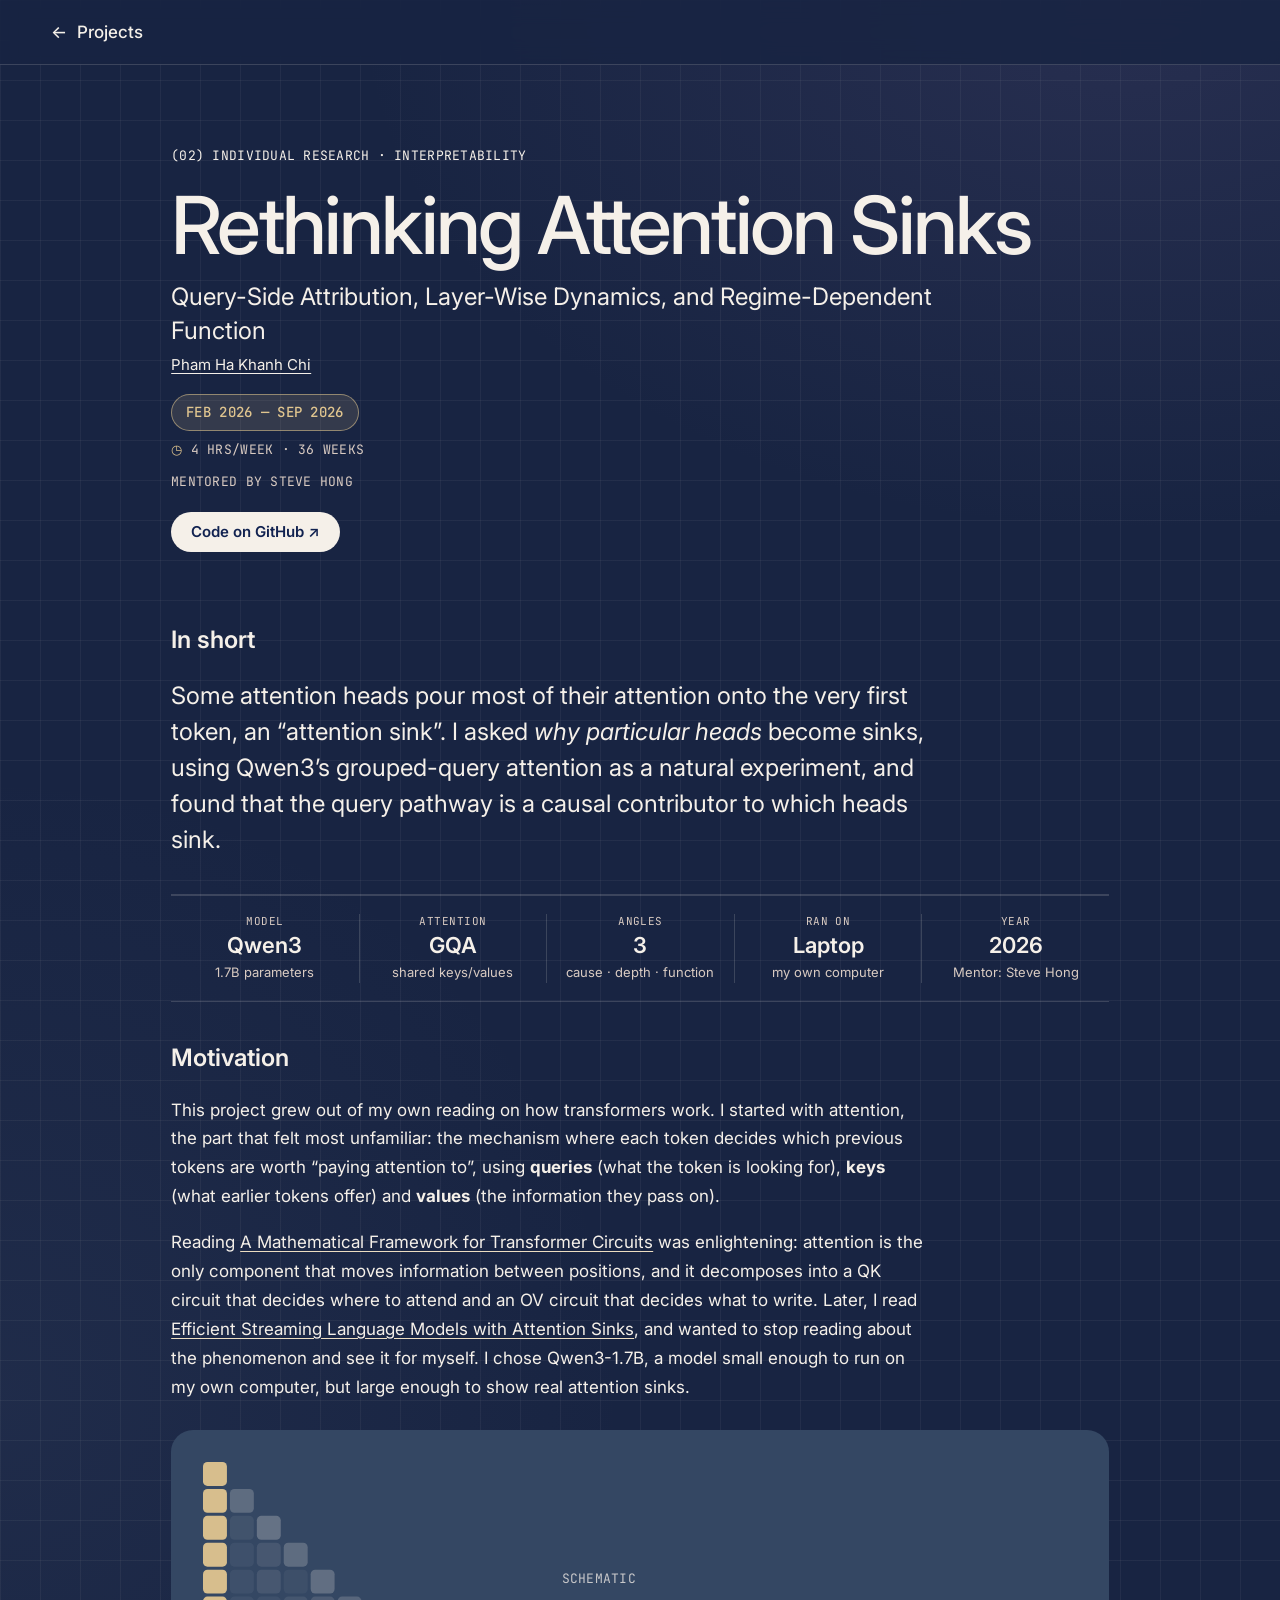
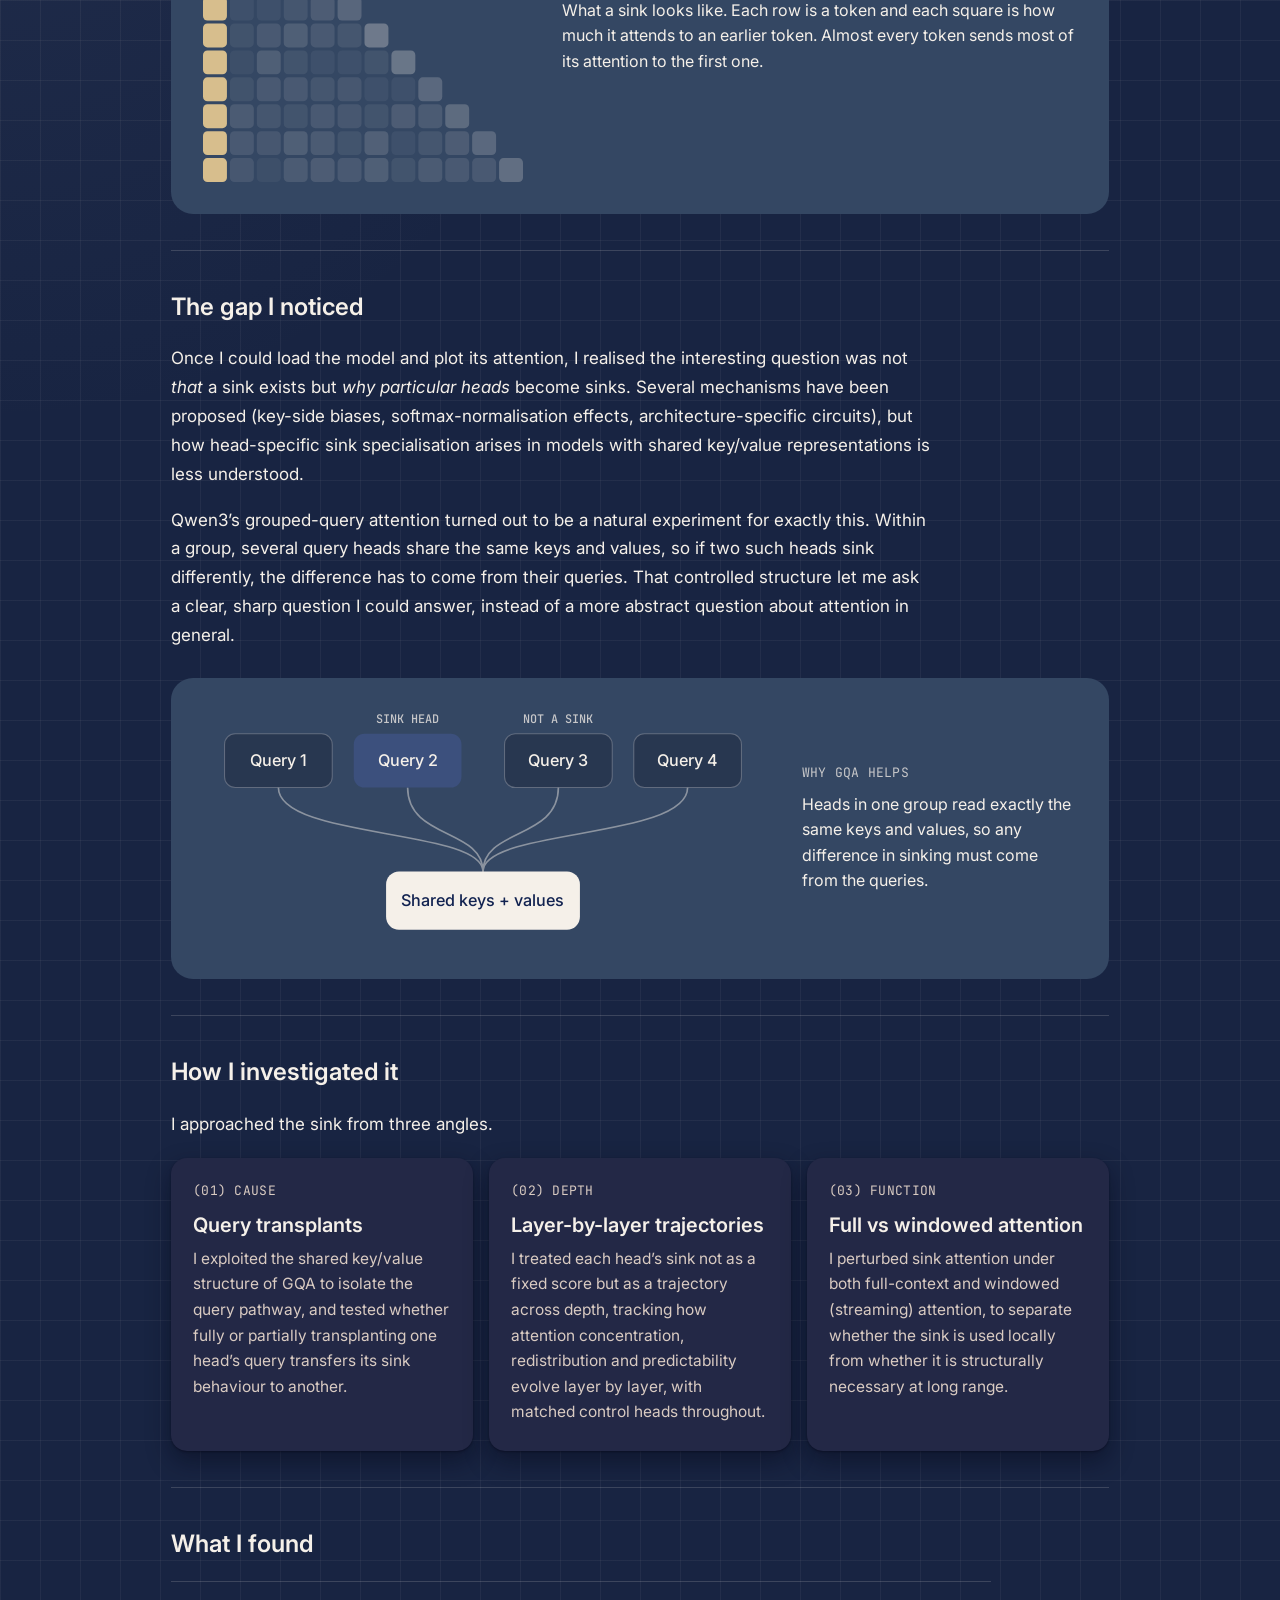
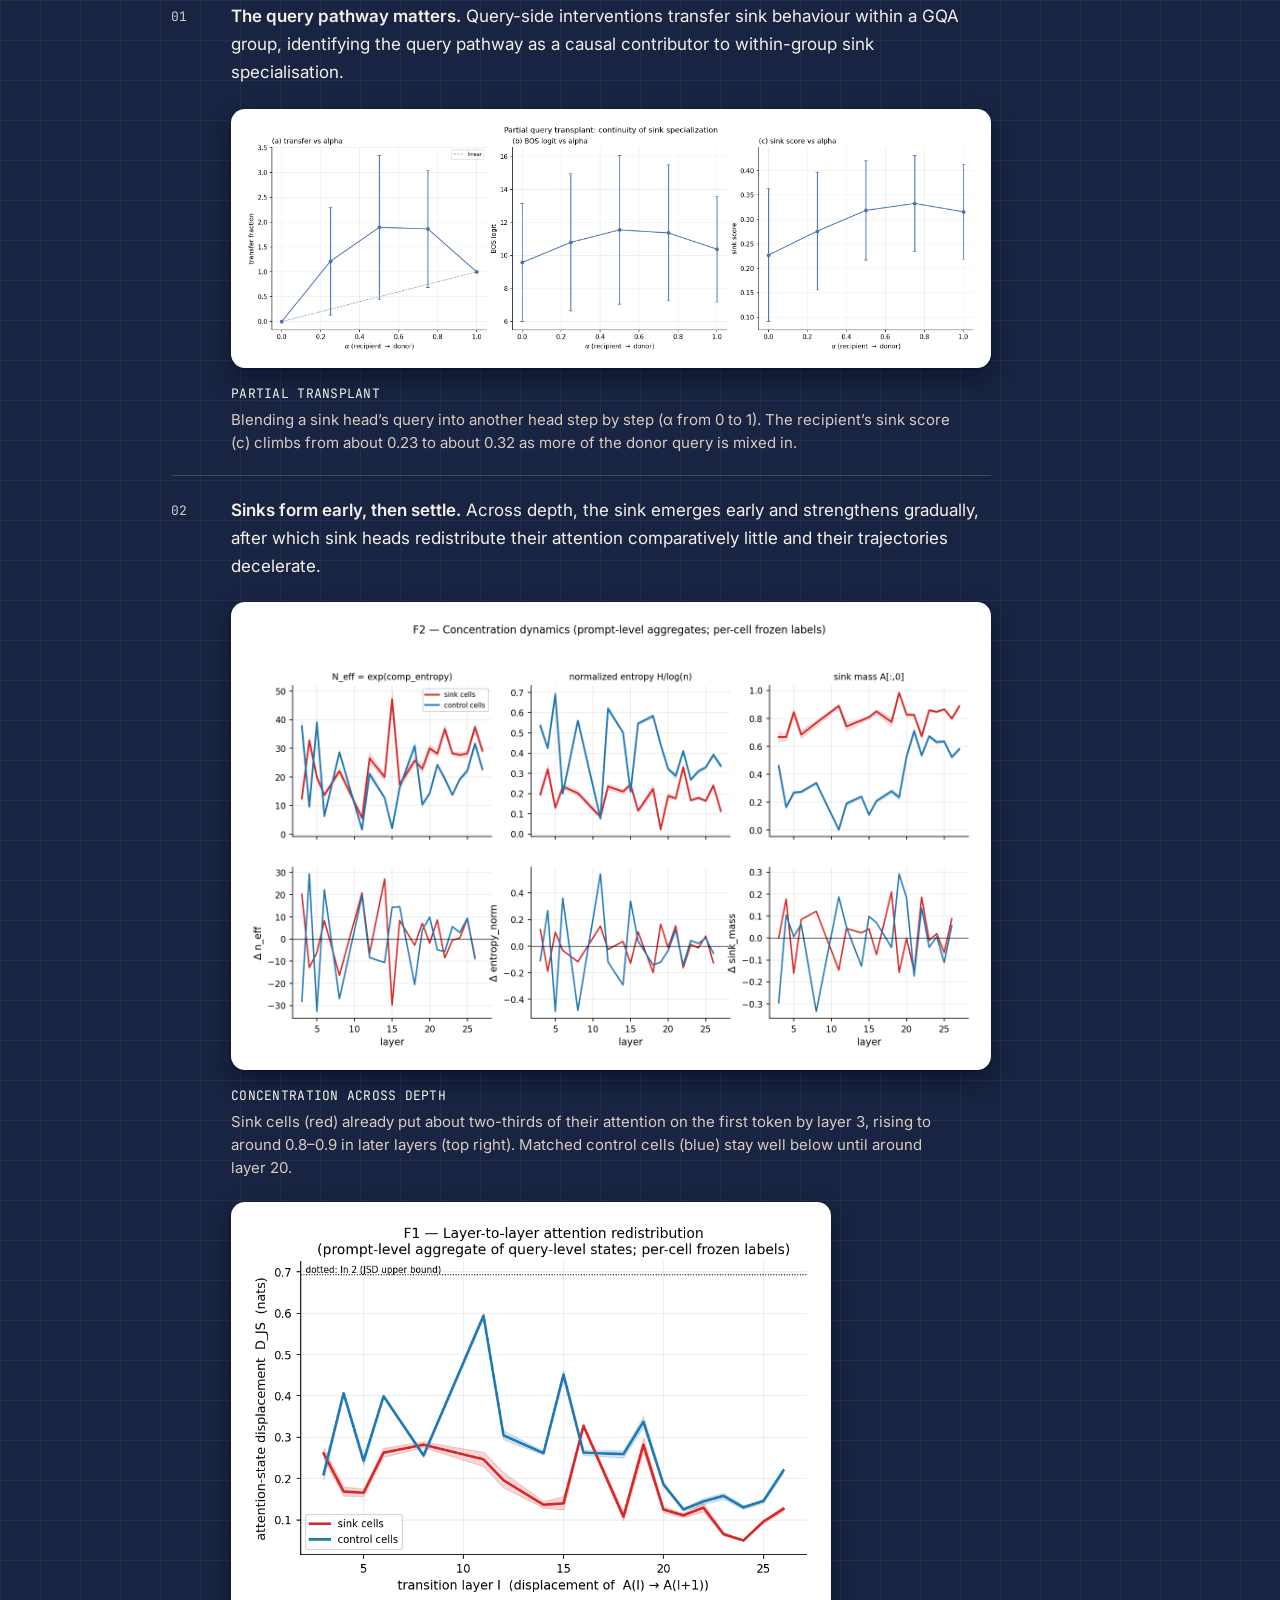
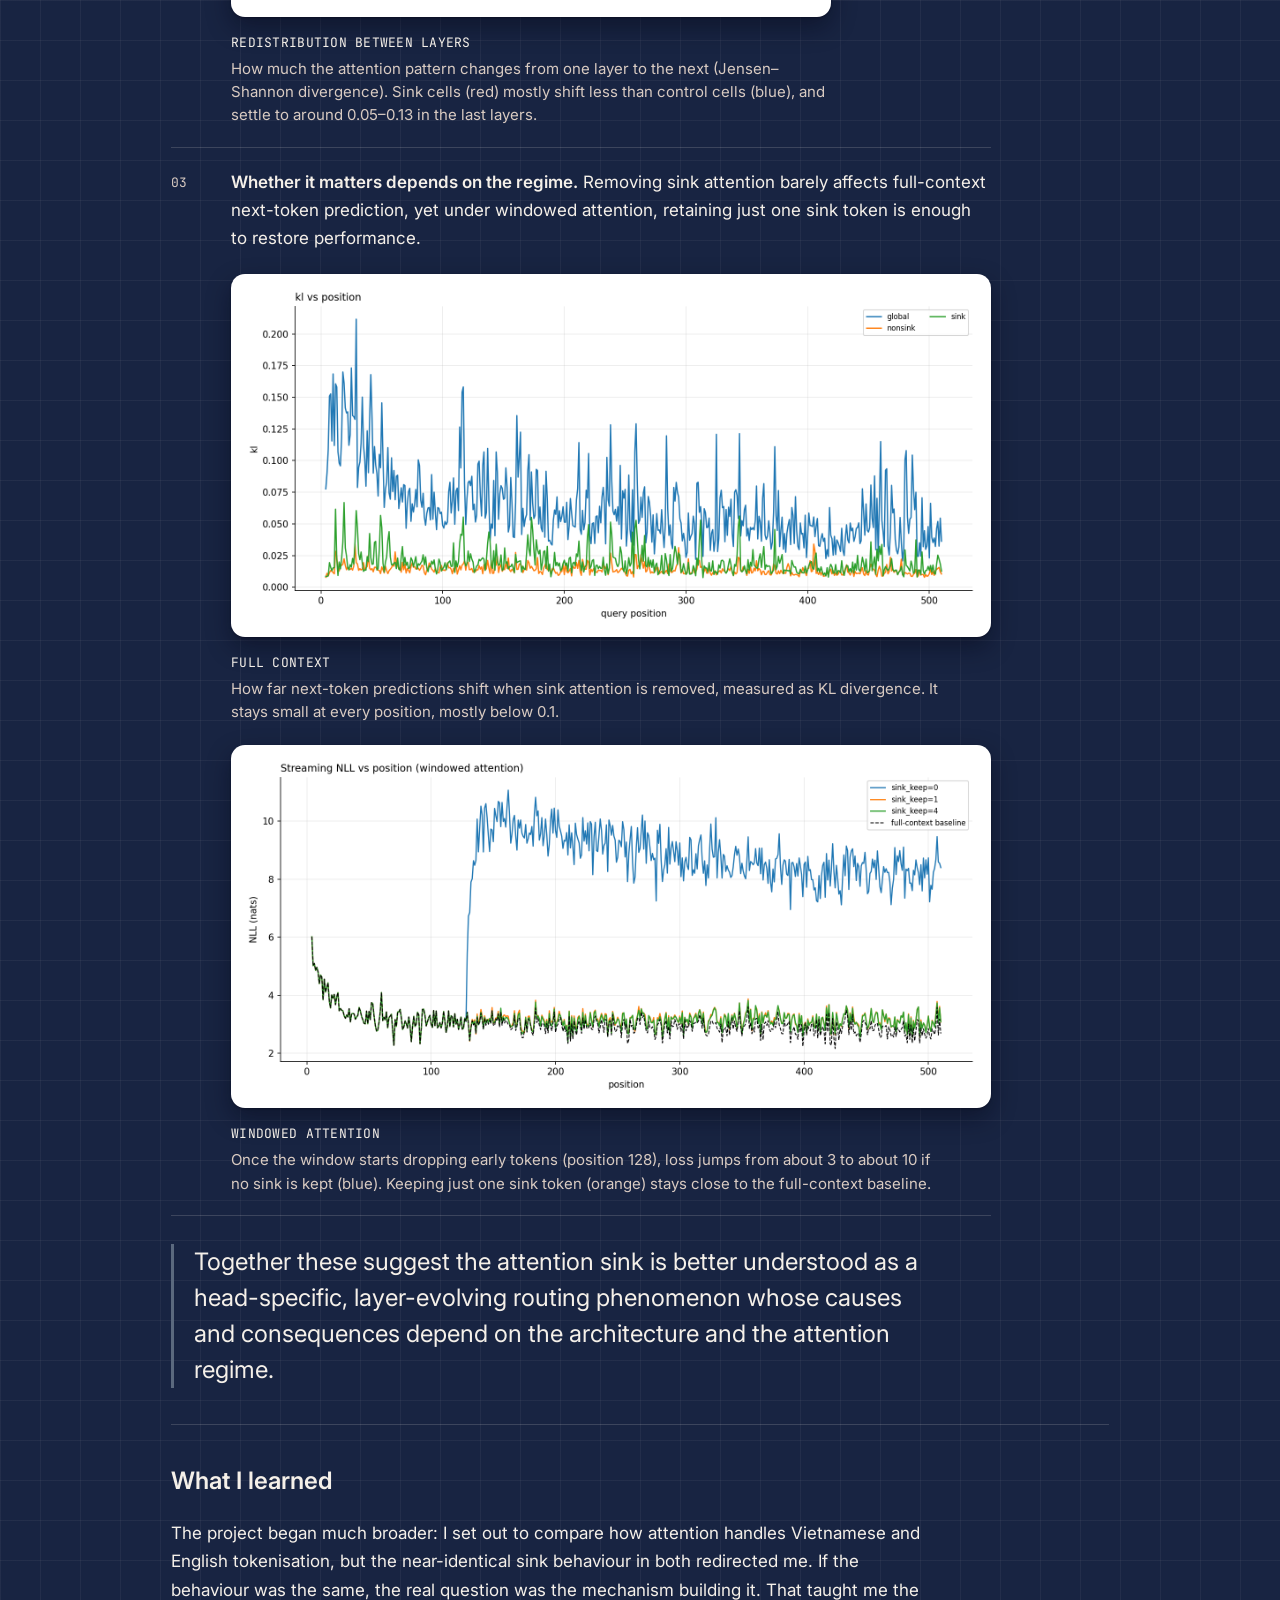
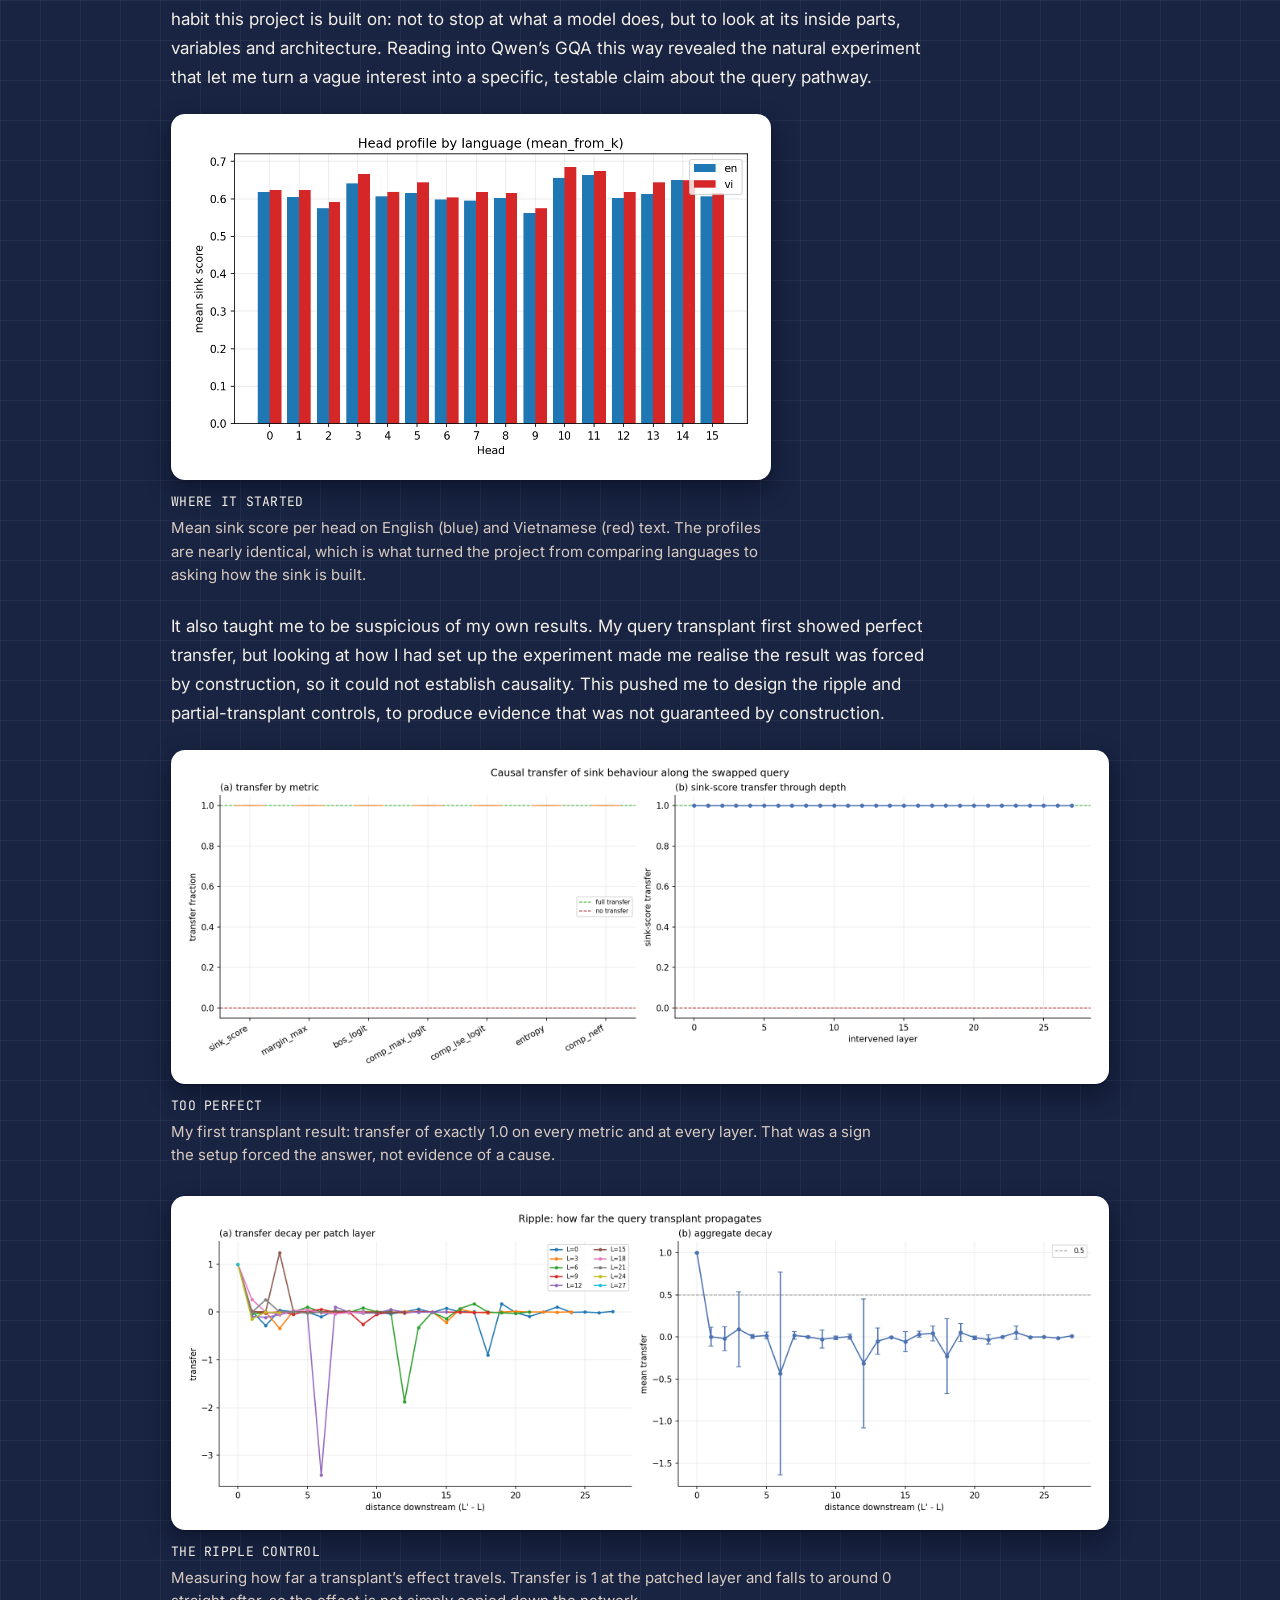
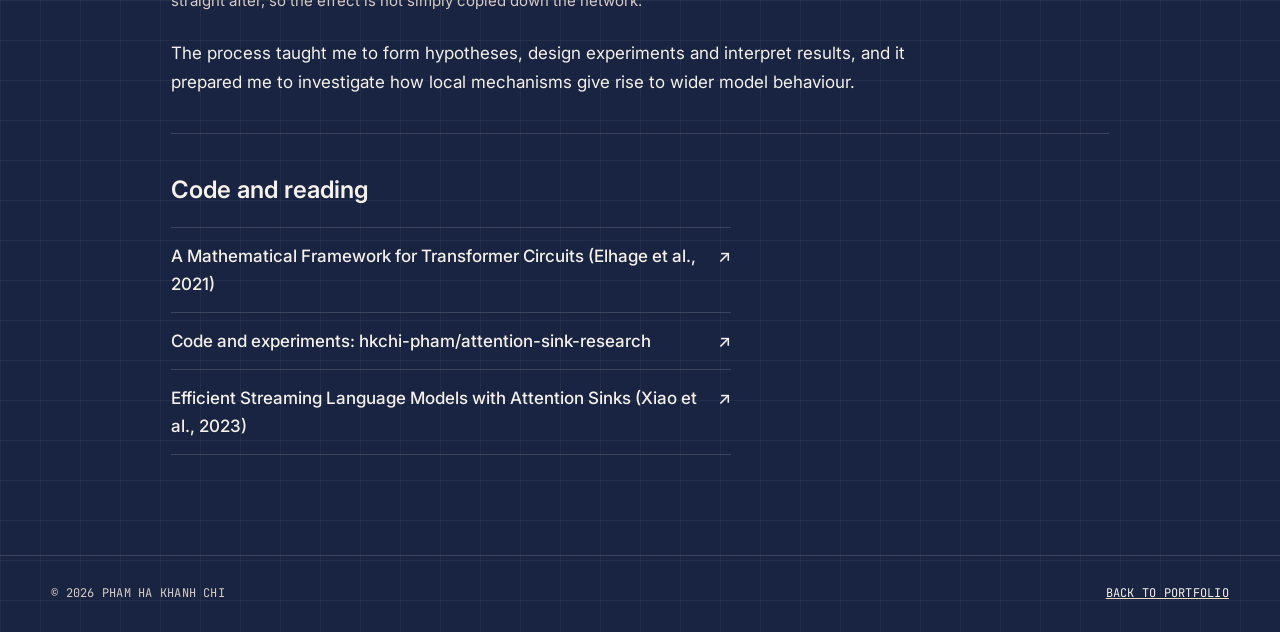
<file: projects/attention-sinks.html>
<!doctype html>
<html lang="en" style="color-scheme: dark">
<head>
  <meta charset="utf-8">
  <meta name="viewport" content="width=device-width, initial-scale=1">
  <title>Rethinking Attention Sinks — Pham Ha Khanh Chi</title>
  <meta name="description" content="Individual research on attention sinks in Qwen3-1.7B: query-side attribution, layer-wise dynamics, and regime-dependent function.">
  <link rel="preconnect" href="https://fonts.googleapis.com">
  <link rel="preconnect" href="https://fonts.gstatic.com" crossorigin>
  <link rel="preconnect" href="https://api.fontshare.com" crossorigin>
  <link href="https://api.fontshare.com/v2/css?f[]=general-sans@400,500,600&display=swap" rel="stylesheet">
  <link href="https://fonts.googleapis.com/css2?family=Inter:wght@400;500;600&family=JetBrains+Mono:wght@400;500&display=swap" rel="stylesheet">
  <link rel="stylesheet" href="../styles.css?v=2">
  <link rel="stylesheet" href="project.css?v=2">
</head>
<body class="project-page research-page" style="--f: var(--f-academics)">
  <header class="project-bar">
    <a class="back-link" href="../index.html#projects"><span aria-hidden="true">←</span> Projects</a>
  </header>

  <main class="app-page">
    <!-- Paper header -->
    <section class="paper-head">
      <p class="mono paper-kicker">(02) Individual research · Interpretability</p>
      <h1>Rethinking Attention Sinks</h1>
      <p class="paper-sub">Query-Side Attribution, Layer-Wise Dynamics, and Regime-Dependent Function</p>
      <p class="app-dev">Pham Ha Khanh Chi</p>
      <p class="date-badge mono">Feb 2026 — Sep 2026</p>
      <p class="time-spent mono">4 hrs/week · 36 weeks</p>
      <p class="mono paper-meta">Mentored by Steve Hong</p>
      <div class="app-actions">
        <a class="pill pill-solid" href="https://github.com/hkchi-pham/attention-sink-research" target="_blank" rel="noopener">Code on GitHub ↗</a>
      </div>
    </section>

    <!-- Abstract-style summary -->
    <section class="app-section">
      <h2>In short</h2>
      <p class="paper-lead">
        Some attention heads pour most of their attention onto the very first token, an “attention sink”.
        I asked <em>why particular heads</em> become sinks, using Qwen3’s grouped-query attention as a natural
        experiment, and found that the query pathway is a causal contributor to which heads sink.
      </p>
    </section>

    <!-- Info strip -->
    <ul class="info-strip" aria-label="Project details">
      <li><span>Model</span><strong>Qwen3</strong><em>1.7B parameters</em></li>
      <li><span>Attention</span><strong>GQA</strong><em>shared keys/values</em></li>
      <li><span>Angles</span><strong>3</strong><em>cause · depth · function</em></li>
      <li><span>Ran on</span><strong>Laptop</strong><em>my own computer</em></li>
      <li><span>Year</span><strong>2026</strong><em>Mentor: Steve Hong</em></li>
    </ul>

    <!-- Motivation -->
    <section class="app-section">
      <h2>Motivation</h2>
      <div class="app-desc">
        <p>This project grew out of my own reading on how transformers work. I started with attention, the part
          that felt most unfamiliar: the mechanism where each token decides which previous tokens are worth
          “paying attention to”, using <strong>queries</strong> (what the token is looking for), <strong>keys</strong>
          (what earlier tokens offer) and <strong>values</strong> (the information they pass on).</p>
        <p>Reading <a href="https://transformer-circuits.pub/2021/framework/index.html" target="_blank" rel="noopener">A Mathematical Framework for Transformer Circuits</a>
          was enlightening: attention is the only component that moves information between positions, and it
          decomposes into a QK circuit that decides where to attend and an OV circuit that decides what to write.
          Later, I read <a href="https://arxiv.org/abs/2309.17453" target="_blank" rel="noopener">Efficient Streaming Language Models with Attention Sinks</a>,
          and wanted to stop reading about the phenomenon and see it for myself. I chose Qwen3-1.7B, a model small
          enough to run on my own computer, but large enough to show real attention sinks.</p>
      </div>
      <figure class="figure">
        <svg class="attn" viewBox="0 0 214 214" role="img" aria-label="Schematic attention pattern: every token puts most of its attention on the first token, the sink"><rect class="sink" x="0" y="0" width="16" height="16" rx="3" fill-opacity="0.95"/><rect class="sink" x="0" y="18" width="16" height="16" rx="3" fill-opacity="0.95"/><rect x="18" y="18" width="16" height="16" rx="3" fill-opacity="0.22"/><rect class="sink" x="0" y="36" width="16" height="16" rx="3" fill-opacity="0.95"/><rect x="18" y="36" width="16" height="16" rx="3" fill-opacity="0.07"/><rect x="36" y="36" width="16" height="16" rx="3" fill-opacity="0.26"/><rect class="sink" x="0" y="54" width="16" height="16" rx="3" fill-opacity="0.95"/><rect x="18" y="54" width="16" height="16" rx="3" fill-opacity="0.06"/><rect x="36" y="54" width="16" height="16" rx="3" fill-opacity="0.10"/><rect x="54" y="54" width="16" height="16" rx="3" fill-opacity="0.22"/><rect class="sink" x="0" y="72" width="16" height="16" rx="3" fill-opacity="0.95"/><rect x="18" y="72" width="16" height="16" rx="3" fill-opacity="0.06"/><rect x="36" y="72" width="16" height="16" rx="3" fill-opacity="0.10"/><rect x="54" y="72" width="16" height="16" rx="3" fill-opacity="0.05"/><rect x="72" y="72" width="16" height="16" rx="3" fill-opacity="0.23"/><rect class="sink" x="0" y="90" width="16" height="16" rx="3" fill-opacity="0.95"/><rect x="18" y="90" width="16" height="16" rx="3" fill-opacity="0.06"/><rect x="36" y="90" width="16" height="16" rx="3" fill-opacity="0.06"/><rect x="54" y="90" width="16" height="16" rx="3" fill-opacity="0.09"/><rect x="72" y="90" width="16" height="16" rx="3" fill-opacity="0.13"/><rect x="90" y="90" width="16" height="16" rx="3" fill-opacity="0.19"/><rect class="sink" x="0" y="108" width="16" height="16" rx="3" fill-opacity="0.95"/><rect x="18" y="108" width="16" height="16" rx="3" fill-opacity="0.07"/><rect x="36" y="108" width="16" height="16" rx="3" fill-opacity="0.11"/><rect x="54" y="108" width="16" height="16" rx="3" fill-opacity="0.14"/><rect x="72" y="108" width="16" height="16" rx="3" fill-opacity="0.11"/><rect x="90" y="108" width="16" height="16" rx="3" fill-opacity="0.09"/><rect x="108" y="108" width="16" height="16" rx="3" fill-opacity="0.30"/><rect class="sink" x="0" y="126" width="16" height="16" rx="3" fill-opacity="0.95"/><rect x="18" y="126" width="16" height="16" rx="3" fill-opacity="0.05"/><rect x="36" y="126" width="16" height="16" rx="3" fill-opacity="0.14"/><rect x="54" y="126" width="16" height="16" rx="3" fill-opacity="0.08"/><rect x="72" y="126" width="16" height="16" rx="3" fill-opacity="0.06"/><rect x="90" y="126" width="16" height="16" rx="3" fill-opacity="0.06"/><rect x="108" y="126" width="16" height="16" rx="3" fill-opacity="0.08"/><rect x="126" y="126" width="16" height="16" rx="3" fill-opacity="0.28"/><rect class="sink" x="0" y="144" width="16" height="16" rx="3" fill-opacity="0.95"/><rect x="18" y="144" width="16" height="16" rx="3" fill-opacity="0.07"/><rect x="36" y="144" width="16" height="16" rx="3" fill-opacity="0.11"/><rect x="54" y="144" width="16" height="16" rx="3" fill-opacity="0.11"/><rect x="72" y="144" width="16" height="16" rx="3" fill-opacity="0.09"/><rect x="90" y="144" width="16" height="16" rx="3" fill-opacity="0.10"/><rect x="108" y="144" width="16" height="16" rx="3" fill-opacity="0.06"/><rect x="126" y="144" width="16" height="16" rx="3" fill-opacity="0.06"/><rect x="144" y="144" width="16" height="16" rx="3" fill-opacity="0.20"/><rect class="sink" x="0" y="162" width="16" height="16" rx="3" fill-opacity="0.95"/><rect x="18" y="162" width="16" height="16" rx="3" fill-opacity="0.12"/><rect x="36" y="162" width="16" height="16" rx="3" fill-opacity="0.09"/><rect x="54" y="162" width="16" height="16" rx="3" fill-opacity="0.08"/><rect x="72" y="162" width="16" height="16" rx="3" fill-opacity="0.11"/><rect x="90" y="162" width="16" height="16" rx="3" fill-opacity="0.10"/><rect x="108" y="162" width="16" height="16" rx="3" fill-opacity="0.08"/><rect x="126" y="162" width="16" height="16" rx="3" fill-opacity="0.13"/><rect x="144" y="162" width="16" height="16" rx="3" fill-opacity="0.12"/><rect x="162" y="162" width="16" height="16" rx="3" fill-opacity="0.21"/><rect class="sink" x="0" y="180" width="16" height="16" rx="3" fill-opacity="0.95"/><rect x="18" y="180" width="16" height="16" rx="3" fill-opacity="0.11"/><rect x="36" y="180" width="16" height="16" rx="3" fill-opacity="0.10"/><rect x="54" y="180" width="16" height="16" rx="3" fill-opacity="0.14"/><rect x="72" y="180" width="16" height="16" rx="3" fill-opacity="0.12"/><rect x="90" y="180" width="16" height="16" rx="3" fill-opacity="0.08"/><rect x="108" y="180" width="16" height="16" rx="3" fill-opacity="0.15"/><rect x="126" y="180" width="16" height="16" rx="3" fill-opacity="0.06"/><rect x="144" y="180" width="16" height="16" rx="3" fill-opacity="0.09"/><rect x="162" y="180" width="16" height="16" rx="3" fill-opacity="0.13"/><rect x="180" y="180" width="16" height="16" rx="3" fill-opacity="0.20"/><rect class="sink" x="0" y="198" width="16" height="16" rx="3" fill-opacity="0.95"/><rect x="18" y="198" width="16" height="16" rx="3" fill-opacity="0.10"/><rect x="36" y="198" width="16" height="16" rx="3" fill-opacity="0.05"/><rect x="54" y="198" width="16" height="16" rx="3" fill-opacity="0.12"/><rect x="72" y="198" width="16" height="16" rx="3" fill-opacity="0.13"/><rect x="90" y="198" width="16" height="16" rx="3" fill-opacity="0.11"/><rect x="108" y="198" width="16" height="16" rx="3" fill-opacity="0.14"/><rect x="126" y="198" width="16" height="16" rx="3" fill-opacity="0.08"/><rect x="144" y="198" width="16" height="16" rx="3" fill-opacity="0.12"/><rect x="162" y="198" width="16" height="16" rx="3" fill-opacity="0.11"/><rect x="180" y="198" width="16" height="16" rx="3" fill-opacity="0.11"/><rect x="198" y="198" width="16" height="16" rx="3" fill-opacity="0.23"/></svg>
        <figcaption>
          <span class="mono">Schematic</span>
          What a sink looks like. Each row is a token and each square is how much it attends to an earlier token.
          Almost every token sends most of its attention to the first one.
        </figcaption>
      </figure>
    </section>

    <!-- Gap -->
    <section class="app-section">
      <h2>The gap I noticed</h2>
      <div class="app-desc">
        <p>Once I could load the model and plot its attention, I realised the interesting question was not
          <em>that</em> a sink exists but <em>why particular heads</em> become sinks. Several mechanisms have been
          proposed (key-side biases, softmax-normalisation effects, architecture-specific circuits), but how
          head-specific sink specialisation arises in models with shared key/value representations is less understood.</p>
        <p>Qwen3’s grouped-query attention turned out to be a natural experiment for exactly this. Within a group,
          several query heads share the same keys and values, so if two such heads sink differently, the difference
          has to come from their queries. That controlled structure let me ask a clear, sharp question I could
          answer, instead of a more abstract question about attention in general.</p>
      </div>
      <figure class="figure figure-wide">
        <svg class="gqa" viewBox="0 0 520 220" role="img" aria-label="Diagram: four query heads in one group all read the same shared keys and values; one of them is a sink head and one is not.">
          <g class="gqa-lines" fill="none" stroke-width="1.5">
            <path d="M70 72 C70 120 260 110 260 150"/>
            <path d="M190 72 C190 120 260 110 260 150"/>
            <path d="M330 72 C330 120 260 110 260 150"/>
            <path d="M450 72 C450 120 260 110 260 150"/>
          </g>
          <g class="gqa-q">
            <rect x="20" y="22" width="100" height="50" rx="10"/>
            <rect class="is-sink" x="140" y="22" width="100" height="50" rx="10"/>
            <rect x="280" y="22" width="100" height="50" rx="10"/>
            <rect x="400" y="22" width="100" height="50" rx="10"/>
          </g>
          <g class="gqa-text" text-anchor="middle">
            <text x="70" y="52">Query 1</text>
            <text x="190" y="52">Query 2</text>
            <text x="330" y="52">Query 3</text>
            <text x="450" y="52">Query 4</text>
            <text class="gqa-tag" x="190" y="12">sink head</text>
            <text class="gqa-tag" x="330" y="12">not a sink</text>
          </g>
          <rect class="gqa-kv" x="170" y="150" width="180" height="54" rx="12"/>
          <text class="gqa-text" x="260" y="182" text-anchor="middle">Shared keys + values</text>
        </svg>
        <figcaption>
          <span class="mono">Why GQA helps</span>
          Heads in one group read exactly the same keys and values, so any difference in sinking must come from the queries.
        </figcaption>
      </figure>
    </section>

    <!-- Method -->
    <section class="app-section">
      <h2>How I investigated it</h2>
      <p class="app-desc">I approached the sink from three angles.</p>
      <div class="steps">
        <article>
          <p class="mono">(01) Cause</p>
          <h3>Query transplants</h3>
          <p>I exploited the shared key/value structure of GQA to isolate the query pathway, and tested whether fully
            or partially transplanting one head’s query transfers its sink behaviour to another.</p>
        </article>
        <article>
          <p class="mono">(02) Depth</p>
          <h3>Layer-by-layer trajectories</h3>
          <p>I treated each head’s sink not as a fixed score but as a trajectory across depth, tracking how attention
            concentration, redistribution and predictability evolve layer by layer, with matched control heads throughout.</p>
        </article>
        <article>
          <p class="mono">(03) Function</p>
          <h3>Full vs windowed attention</h3>
          <p>I perturbed sink attention under both full-context and windowed (streaming) attention, to separate whether
            the sink is used locally from whether it is structurally necessary at long range.</p>
        </article>
      </div>
    </section>

    <!-- Findings -->
    <section class="app-section">
      <h2>What I found</h2>
      <ol class="findings">
        <li><span class="mono">01</span><div><p><strong>The query pathway matters.</strong> Query-side interventions transfer sink
          behaviour within a GQA group, identifying the query pathway as a causal contributor to within-group sink specialisation.</p>
          <figure class="plot">
            <a href="../assets/research/partial-transplant.webp" target="_blank" rel="noopener" aria-label="Open full-size figure">
              <img src="../assets/research/partial-transplant.webp" alt="Three panels plotting transfer fraction, BOS logit and sink score against alpha, the share of the donor query blended into the recipient head. Sink score rises from about 0.23 at alpha 0 to about 0.32 at alpha 1." width="2400" height="750" loading="lazy">
            </a>
            <figcaption><span class="mono">Partial transplant</span> Blending a sink head’s query into another head step by step (α from 0 to 1). The recipient’s sink score (c) climbs from about 0.23 to about 0.32 as more of the donor query is mixed in.</figcaption>
          </figure>
        </div></li>
        <li><span class="mono">02</span><div><p><strong>Sinks form early, then settle.</strong> Across depth, the sink emerges early and
          strengthens gradually, after which sink heads redistribute their attention comparatively little and their trajectories decelerate.</p>
          <figure class="plot">
            <a href="../assets/research/concentration.webp" target="_blank" rel="noopener" aria-label="Open full-size figure">
              <img src="../assets/research/concentration.webp" alt="Six panels of attention concentration across layers for sink cells (red) and control cells (blue): effective number of attended tokens, normalised entropy and sink mass, with their layer-to-layer changes below. Sink mass for sink cells starts near 0.67 and rises to about 0.8 to 0.9." width="1566" height="938" loading="lazy">
            </a>
            <figcaption><span class="mono">Concentration across depth</span> Sink cells (red) already put about two-thirds of their attention on the first token by layer 3, rising to around 0.8–0.9 in later layers (top right). Matched control cells (blue) stay well below until around layer 20.</figcaption>
          </figure>
          <figure class="plot plot-narrow">
            <a href="../assets/research/redistribution.webp" target="_blank" rel="noopener" aria-label="Open full-size figure">
              <img src="../assets/research/redistribution.webp" alt="Line chart of layer-to-layer change in attention pattern, measured as Jensen-Shannon divergence, for sink cells (red) and control cells (blue). Sink cells are mostly lower and fall to about 0.05 to 0.13 in the last layers." width="940" height="634" loading="lazy">
            </a>
            <figcaption><span class="mono">Redistribution between layers</span> How much the attention pattern changes from one layer to the next (Jensen–Shannon divergence). Sink cells (red) mostly shift less than control cells (blue), and settle to around 0.05–0.13 in the last layers.</figcaption>
          </figure>
        </div></li>
        <li><span class="mono">03</span><div><p><strong>Whether it matters depends on the regime.</strong> Removing sink attention barely
          affects full-context next-token prediction, yet under windowed attention, retaining just one sink token is enough to restore performance.</p>
          <figure class="plot">
            <a href="../assets/research/kl-full-context.webp" target="_blank" rel="noopener" aria-label="Open full-size figure">
              <img src="../assets/research/kl-full-context.webp" alt="Line chart of KL divergence against query position for global, sink and non-sink conditions. All values stay small, mostly below 0.1." width="1650" height="750" loading="lazy">
            </a>
            <figcaption><span class="mono">Full context</span> How far next-token predictions shift when sink attention is removed, measured as KL divergence. It stays small at every position, mostly below 0.1.</figcaption>
          </figure>
          <figure class="plot">
            <a href="../assets/research/streaming-nll.webp" target="_blank" rel="noopener" aria-label="Open full-size figure">
              <img src="../assets/research/streaming-nll.webp" alt="Line chart of loss against position under windowed attention. With no sink token kept, loss jumps from about 3 to about 10 at position 128. Keeping 1 or 4 sink tokens stays close to the full-context baseline." width="1650" height="750" loading="lazy">
            </a>
            <figcaption><span class="mono">Windowed attention</span> Once the window starts dropping early tokens (position 128), loss jumps from about 3 to about 10 if no sink is kept (blue). Keeping just one sink token (orange) stays close to the full-context baseline.</figcaption>
          </figure>
        </div></li>
      </ol>
      <p class="paper-lead conclusion">
        Together these suggest the attention sink is better understood as a head-specific, layer-evolving routing
        phenomenon whose causes and consequences depend on the architecture and the attention regime.
      </p>
    </section>

    <!-- Reflection -->
    <section class="app-section">
      <h2>What I learned</h2>
      <div class="app-desc">
        <p>The project began much broader: I set out to compare how attention handles Vietnamese and English
          tokenisation, but the near-identical sink behaviour in both redirected me. If the behaviour was the same,
          the real question was the mechanism building it. That taught me the habit this project is built on: not to
          stop at what a model does, but to look at its inside parts, variables and architecture. Reading into Qwen’s
          GQA this way revealed the natural experiment that let me turn a vague interest into a specific, testable
          claim about the query pathway.</p>
      </div>
      <figure class="plot plot-narrow">
            <a href="../assets/research/language-profile.webp" target="_blank" rel="noopener" aria-label="Open full-size figure">
              <img src="../assets/research/language-profile.webp" alt="Bar chart of mean sink score for each of 16 heads, English in blue and Vietnamese in red. The two bars are nearly the same height for every head, around 0.6." width="1094" height="644" loading="lazy">
            </a>
            <figcaption><span class="mono">Where it started</span> Mean sink score per head on English (blue) and Vietnamese (red) text. The profiles are nearly identical, which is what turned the project from comparing languages to asking how the sink is built.</figcaption>
          </figure>
      <div class="app-desc">
        <p>It also taught me to be suspicious of my own results. My query transplant first showed perfect transfer,
          but looking at how I had set up the experiment made me realise the result was forced by construction, so it
          could not establish causality. This pushed me to design the ripple and partial-transplant controls, to
          produce evidence that was not guaranteed by construction.</p>
      </div>
      <div class="plot-pair">
        <figure class="plot">
            <a href="../assets/research/transfer-by-construction.webp" target="_blank" rel="noopener" aria-label="Open full-size figure">
              <img src="../assets/research/transfer-by-construction.webp" alt="Two panels showing transfer fraction of exactly 1.0 for every metric and every intervened layer." width="2250" height="750" loading="lazy">
            </a>
            <figcaption><span class="mono">Too perfect</span> My first transplant result: transfer of exactly 1.0 on every metric and at every layer. That was a sign the setup forced the answer, not evidence of a cause.</figcaption>
          </figure>
        <figure class="plot">
            <a href="../assets/research/ripple.webp" target="_blank" rel="noopener" aria-label="Open full-size figure">
              <img src="../assets/research/ripple.webp" alt="Two panels plotting transfer against distance downstream from the patched layer. Transfer is 1 at distance 0 and drops to around 0 at every later layer." width="2250" height="750" loading="lazy">
            </a>
            <figcaption><span class="mono">The ripple control</span> Measuring how far a transplant’s effect travels. Transfer is 1 at the patched layer and falls to around 0 straight after, so the effect is not simply copied down the network.</figcaption>
          </figure>
      </div>
      <div class="app-desc">
        <p>The process taught me to form hypotheses, design experiments and interpret results, and it prepared me to
          investigate how local mechanisms give rise to wider model behaviour.</p>
      </div>
    </section>

    <!-- Reading -->
    <section class="app-section">
      <h2>Code and reading</h2>
      <ul class="link-list">
        <li><a href="https://transformer-circuits.pub/2021/framework/index.html" target="_blank" rel="noopener"><span>A Mathematical Framework for Transformer Circuits (Elhage et al., 2021)</span><span aria-hidden="true">↗</span></a></li>
        <li><a href="https://github.com/hkchi-pham/attention-sink-research" target="_blank" rel="noopener"><span>Code and experiments: hkchi-pham/attention-sink-research</span><span aria-hidden="true">↗</span></a></li>
        <li><a href="https://arxiv.org/abs/2309.17453" target="_blank" rel="noopener"><span>Efficient Streaming Language Models with Attention Sinks (Xiao et al., 2023)</span><span aria-hidden="true">↗</span></a></li>
      </ul>
    </section>
  </main>

  <footer class="site-footer mono">
    <p>© <span id="year"></span> Pham Ha Khanh Chi</p>
    <p><a href="../index.html">Back to portfolio</a></p>
  </footer>

  <script src="project.js"></script>
</body>
</html>
</file>
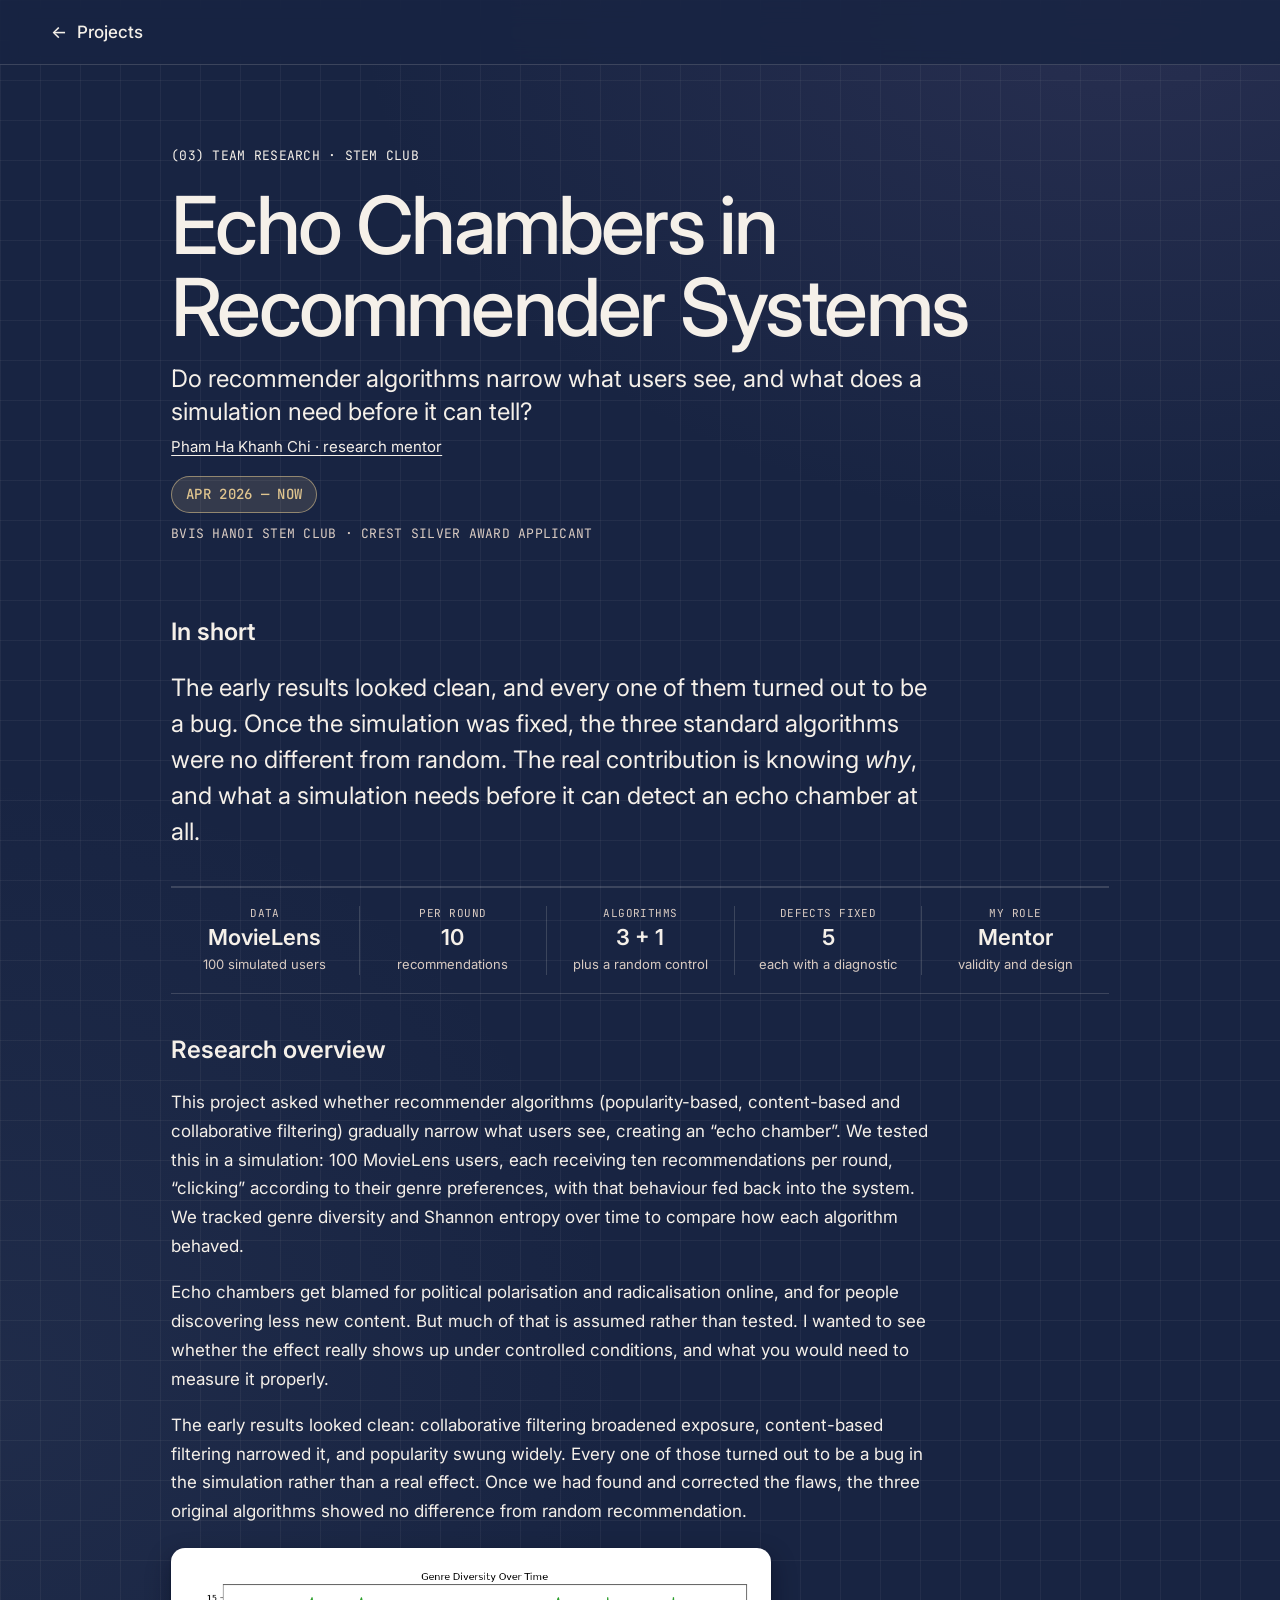
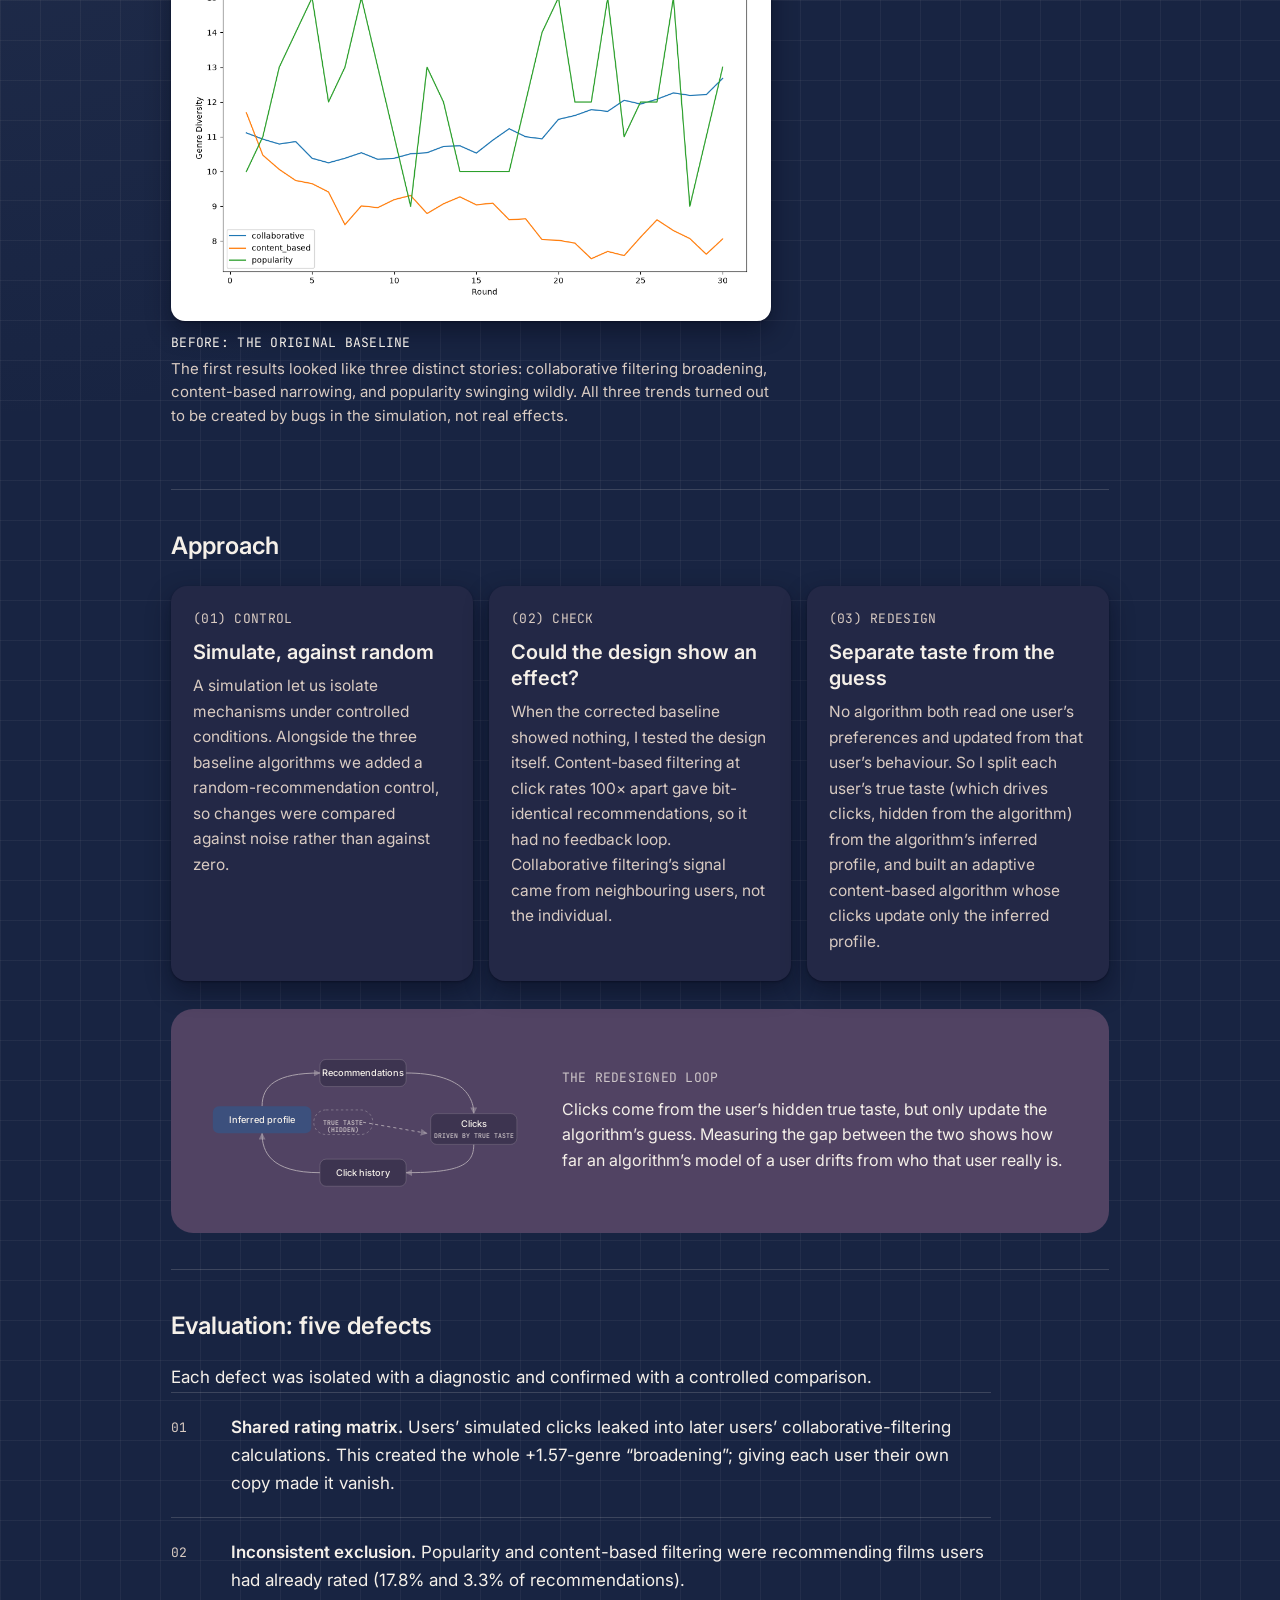
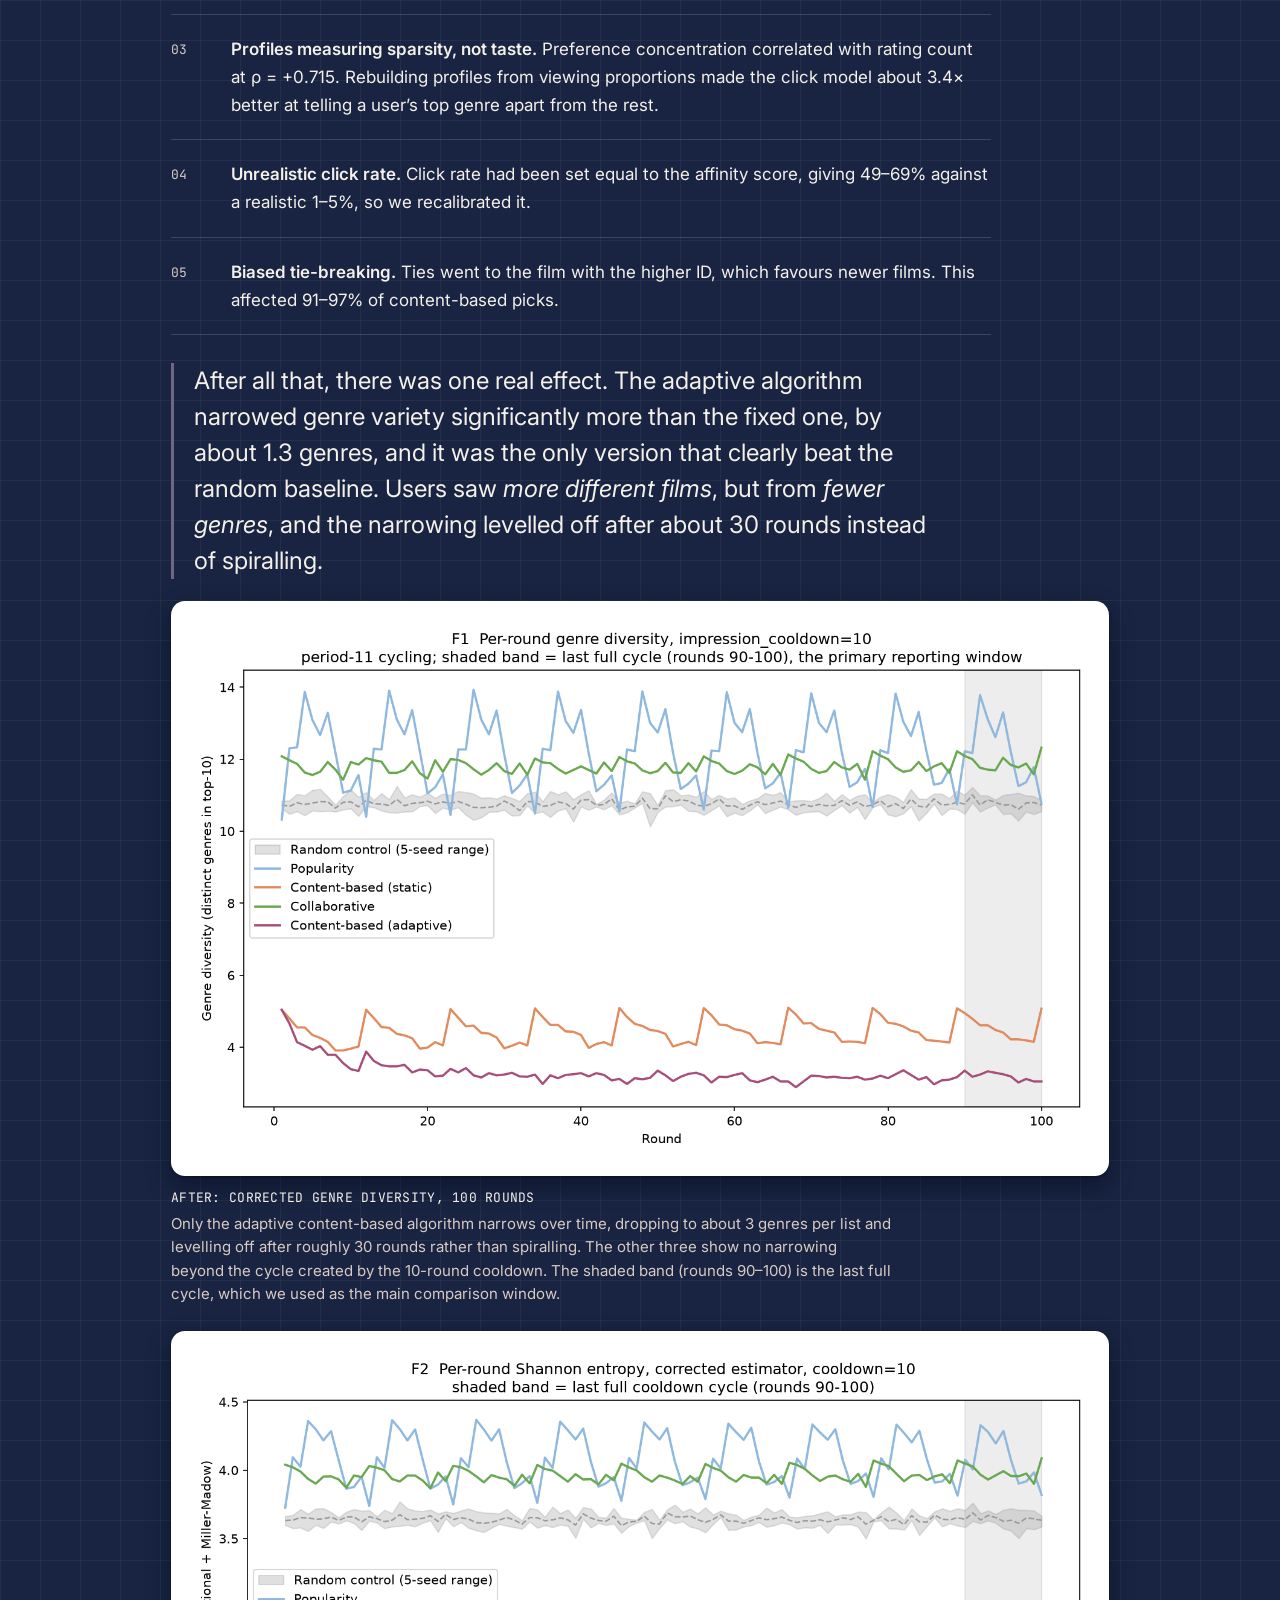
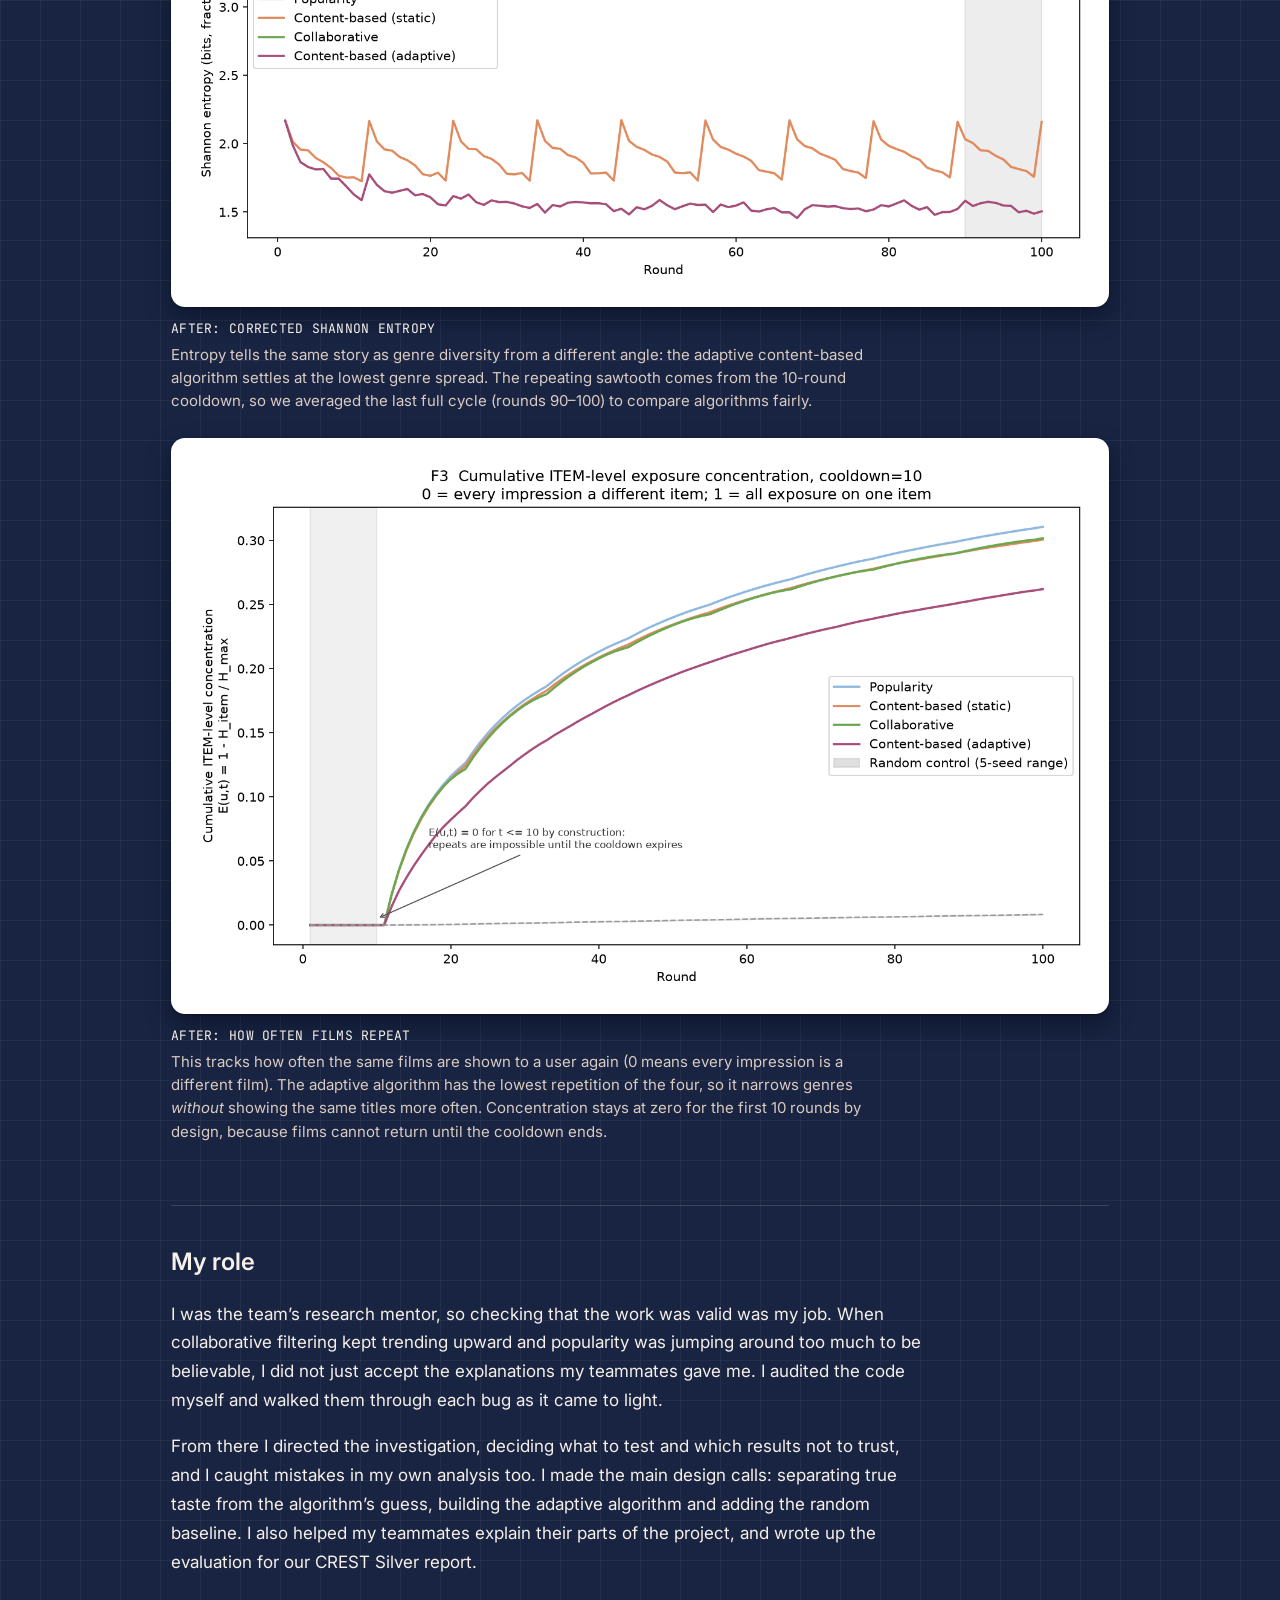
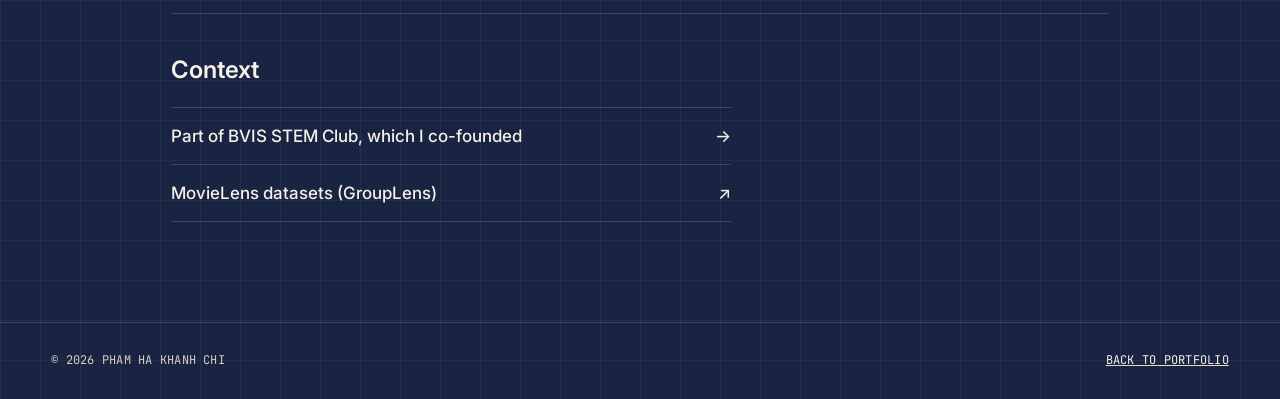
<file: projects/echo-chambers.html>
<!doctype html>
<html lang="en" style="color-scheme: dark">
<head>
  <meta charset="utf-8">
  <meta name="viewport" content="width=device-width, initial-scale=1">
  <title>Echo Chambers in Recommender Systems — Pham Ha Khanh Chi</title>
  <meta name="description" content="STEM Club research project for the CREST Silver Award: do recommender algorithms create echo chambers, and what does a simulation need before it can detect one?">
  <link rel="preconnect" href="https://fonts.googleapis.com">
  <link rel="preconnect" href="https://fonts.gstatic.com" crossorigin>
  <link rel="preconnect" href="https://api.fontshare.com" crossorigin>
  <link href="https://api.fontshare.com/v2/css?f[]=general-sans@400,500,600&display=swap" rel="stylesheet">
  <link href="https://fonts.googleapis.com/css2?family=Inter:wght@400;500;600&family=JetBrains+Mono:wght@400;500&display=swap" rel="stylesheet">
  <link rel="stylesheet" href="../styles.css?v=2">
  <link rel="stylesheet" href="project.css?v=2">
</head>
<body class="project-page research-page" style="--f: var(--f-projects)">
  <header class="project-bar">
    <a class="back-link" href="../index.html#projects"><span aria-hidden="true">←</span> Projects</a>
  </header>

  <main class="app-page">
    <!-- Paper header -->
    <section class="paper-head">
      <p class="mono paper-kicker">(03) Team research · STEM Club</p>
      <h1>Echo Chambers in Recommender Systems</h1>
      <p class="paper-sub">Do recommender algorithms narrow what users see, and what does a simulation need before it can tell?</p>
      <p class="app-dev">Pham Ha Khanh Chi · research mentor</p>
      <p class="date-badge mono">Apr 2026 — now</p>
      <p class="mono paper-meta">BVIS Hanoi STEM Club · CREST Silver Award applicant</p>
    </section>

    <!-- Summary -->
    <section class="app-section">
      <h2>In short</h2>
      <p class="paper-lead">
        The early results looked clean, and every one of them turned out to be a bug. Once the simulation was fixed, the three
        standard algorithms were no different from random. The real contribution is knowing <em>why</em>, and what a simulation
        needs before it can detect an echo chamber at all.
      </p>
    </section>

    <!-- Info strip -->
    <ul class="info-strip" aria-label="Project details">
      <li><span>Data</span><strong>MovieLens</strong><em>100 simulated users</em></li>
      <li><span>Per round</span><strong>10</strong><em>recommendations</em></li>
      <li><span>Algorithms</span><strong>3 + 1</strong><em>plus a random control</em></li>
      <li><span>Defects fixed</span><strong>5</strong><em>each with a diagnostic</em></li>
      <li><span>My role</span><strong>Mentor</strong><em>validity and design</em></li>
    </ul>

    <!-- Overview -->
    <section class="app-section">
      <h2>Research overview</h2>
      <div class="app-desc">
        <p>This project asked whether recommender algorithms (popularity-based, content-based and collaborative filtering)
          gradually narrow what users see, creating an “echo chamber”. We tested this in a simulation: 100 MovieLens users,
          each receiving ten recommendations per round, “clicking” according to their genre preferences, with that behaviour
          fed back into the system. We tracked genre diversity and Shannon entropy over time to compare how each algorithm behaved.</p>
        <p>Echo chambers get blamed for political polarisation and radicalisation online, and for people discovering less new
          content. But much of that is assumed rather than tested. I wanted to see whether the effect really shows up under
          controlled conditions, and what you would need to measure it properly.</p>
        <p>The early results looked clean: collaborative filtering broadened exposure, content-based filtering narrowed it, and
          popularity swung widely. Every one of those turned out to be a bug in the simulation rather than a real effect.
          Once we had found and corrected the flaws, the three original algorithms showed no difference from random recommendation.</p>
      </div>
      <figure class="plot plot-narrow">
        <a href="../assets/echo/baseline-genre-diversity.webp" target="_blank" rel="noopener" aria-label="Open full-size figure">
          <img src="../assets/echo/baseline-genre-diversity.webp" alt="Line chart of genre diversity over 30 rounds for the original baseline: collaborative filtering rises from about 11 to 12.7 genres, content-based falls from about 11.7 to 8, and popularity swings between 9 and 15." width="1000" height="600" loading="lazy">
        </a>
        <figcaption><span class="mono">Before: the original baseline</span> The first results looked like three distinct stories: collaborative filtering broadening, content-based narrowing, and popularity swinging wildly. All three trends turned out to be created by bugs in the simulation, not real effects.</figcaption>
      </figure>
    </section>

    <!-- Approach -->
    <section class="app-section">
      <h2>Approach</h2>
      <div class="steps">
        <article>
          <p class="mono">(01) Control</p>
          <h3>Simulate, against random</h3>
          <p>A simulation let us isolate mechanisms under controlled conditions. Alongside the three baseline algorithms we added
            a random-recommendation control, so changes were compared against noise rather than against zero.</p>
        </article>
        <article>
          <p class="mono">(02) Check</p>
          <h3>Could the design show an effect?</h3>
          <p>When the corrected baseline showed nothing, I tested the design itself. Content-based filtering at click rates 100×
            apart gave bit-identical recommendations, so it had no feedback loop. Collaborative filtering’s signal came from
            neighbouring users, not the individual.</p>
        </article>
        <article>
          <p class="mono">(03) Redesign</p>
          <h3>Separate taste from the guess</h3>
          <p>No algorithm both read one user’s preferences and updated from that user’s behaviour. So I split each user’s true
            taste (which drives clicks, hidden from the algorithm) from the algorithm’s inferred profile, and built an adaptive
            content-based algorithm whose clicks update only the inferred profile.</p>
        </article>
      </div>
      <figure class="figure">
        <svg class="loop" viewBox="0 0 520 260" role="img" aria-label="Diagram of the redesigned simulation: the algorithm's inferred profile produces recommendations, the user clicks according to their hidden true taste, and the clicks update the inferred profile. Drift is the gap between true taste and inferred profile.">
          <defs>
            <marker id="arrow" viewBox="0 0 10 10" refX="9" refY="5" markerWidth="7" markerHeight="7" orient="auto-start-reverse">
              <path class="loop-head" d="M0 0 L10 5 L0 10 z"/>
            </marker>
          </defs>
          <g class="loop-lines" fill="none" stroke-width="1.6" marker-end="url(#arrow)">
            <path d="M330 52 C420 52 440 90 440 118"/>
            <path d="M440 168 C440 200 420 214 330 214"/>
            <path d="M190 214 C110 214 96 180 96 150"/>
            <path d="M96 106 C96 72 120 52 190 52"/>
          </g>
          <path class="loop-hidden" d="M260 132 L364 150" fill="none" stroke-width="1.6" stroke-dasharray="5 5" marker-end="url(#arrow)"/>
          <rect class="loop-node" x="190" y="30" width="140" height="44" rx="10"/>
          <rect class="loop-node" x="370" y="118" width="140" height="50" rx="10"/>
          <rect class="loop-node" x="190" y="192" width="140" height="44" rx="10"/>
          <rect class="loop-node is-model" x="16" y="106" width="160" height="44" rx="10"/>
          <rect class="loop-taste" x="180" y="112" width="96" height="40" rx="20"/>
          <g class="loop-text" text-anchor="middle">
            <text x="260" y="57">Recommendations</text>
            <text x="440" y="140">Clicks</text>
            <text class="loop-sub" x="440" y="157">driven by true taste</text>
            <text x="260" y="219">Click history</text>
            <text class="on-model" x="96" y="133">Inferred profile</text>
            <text class="loop-sub" x="228" y="136">true taste</text>
            <text class="loop-sub" x="228" y="148">(hidden)</text>
          </g>
        </svg>
        <figcaption>
          <span class="mono">The redesigned loop</span>
          Clicks come from the user’s hidden true taste, but only update the algorithm’s guess. Measuring the gap between the two
          shows how far an algorithm’s model of a user drifts from who that user really is.
        </figcaption>
      </figure>
    </section>

    <!-- Evaluation -->
    <section class="app-section">
      <h2>Evaluation: five defects</h2>
      <p class="app-desc">Each defect was isolated with a diagnostic and confirmed with a controlled comparison.</p>
      <ol class="findings">
        <li><span class="mono">01</span><p><strong>Shared rating matrix.</strong> Users’ simulated clicks leaked into later users’
          collaborative-filtering calculations. This created the whole +1.57-genre “broadening”; giving each user their own copy made it vanish.</p></li>
        <li><span class="mono">02</span><p><strong>Inconsistent exclusion.</strong> Popularity and content-based filtering were
          recommending films users had already rated (17.8% and 3.3% of recommendations).</p></li>
        <li><span class="mono">03</span><p><strong>Profiles measuring sparsity, not taste.</strong> Preference concentration
          correlated with rating count at ρ = +0.715. Rebuilding profiles from viewing proportions made the click model about
          3.4× better at telling a user’s top genre apart from the rest.</p></li>
        <li><span class="mono">04</span><p><strong>Unrealistic click rate.</strong> Click rate had been set equal to the affinity
          score, giving 49–69% against a realistic 1–5%, so we recalibrated it.</p></li>
        <li><span class="mono">05</span><p><strong>Biased tie-breaking.</strong> Ties went to the film with the higher ID, which
          favours newer films. This affected 91–97% of content-based picks.</p></li>
      </ol>
      <p class="paper-lead conclusion">
        After all that, there was one real effect. The adaptive algorithm narrowed genre variety significantly more than the
        fixed one, by about 1.3 genres, and it was the only version that clearly beat the random baseline. Users saw
        <em>more different films</em>, but from <em>fewer genres</em>, and the narrowing levelled off after about 30 rounds instead of spiralling.
      </p>
      <figure class="plot">
        <a href="../assets/echo/genre-diversity-corrected.webp" target="_blank" rel="noopener" aria-label="Open full-size figure">
          <img src="../assets/echo/genre-diversity-corrected.webp" alt="Line chart of genre diversity over 100 rounds after the fixes. Popularity and collaborative filtering cycle around or above the random-control band near 10.8 genres; static content-based cycles between about 4 and 5; adaptive content-based falls from 5 to about 3 and levels off." width="1500" height="900" loading="lazy">
        </a>
        <figcaption><span class="mono">After: corrected genre diversity, 100 rounds</span> Only the adaptive content-based algorithm narrows over time, dropping to about 3 genres per list and levelling off after roughly 30 rounds rather than spiralling. The other three show no narrowing beyond the cycle created by the 10-round cooldown. The shaded band (rounds 90–100) is the last full cycle, which we used as the main comparison window.</figcaption>
      </figure>
      <figure class="plot">
        <a href="../assets/echo/entropy-corrected.webp" target="_blank" rel="noopener" aria-label="Open full-size figure">
          <img src="../assets/echo/entropy-corrected.webp" alt="Line chart of per-round Shannon entropy over 100 rounds with a corrected estimator. Popularity and collaborative filtering sit around 3.9 to 4.3 bits, above the random-control band near 3.65; static content-based cycles between about 1.7 and 2.2; adaptive content-based settles near 1.5." width="1500" height="900" loading="lazy">
        </a>
        <figcaption><span class="mono">After: corrected Shannon entropy</span> Entropy tells the same story as genre diversity from a different angle: the adaptive content-based algorithm settles at the lowest genre spread. The repeating sawtooth comes from the 10-round cooldown, so we averaged the last full cycle (rounds 90–100) to compare algorithms fairly.</figcaption>
      </figure>
      <figure class="plot">
        <a href="../assets/echo/item-concentration.webp" target="_blank" rel="noopener" aria-label="Open full-size figure">
          <img src="../assets/echo/item-concentration.webp" alt="Line chart of cumulative item-level exposure concentration over 100 rounds. It is zero for the first 10 rounds, then rises to about 0.30 for popularity, static content-based and collaborative filtering, and about 0.26 for adaptive content-based; the random control stays near zero." width="1500" height="900" loading="lazy">
        </a>
        <figcaption><span class="mono">After: how often films repeat</span> This tracks how often the same films are shown to a user again (0 means every impression is a different film). The adaptive algorithm has the lowest repetition of the four, so it narrows genres <em>without</em> showing the same titles more often. Concentration stays at zero for the first 10 rounds by design, because films cannot return until the cooldown ends.</figcaption>
      </figure>
    </section>

    <!-- Role -->
    <section class="app-section">
      <h2>My role</h2>
      <div class="app-desc">
        <p>I was the team’s research mentor, so checking that the work was valid was my job. When collaborative filtering kept
          trending upward and popularity was jumping around too much to be believable, I did not just accept the explanations
          my teammates gave me. I audited the code myself and walked them through each bug as it came to light.</p>
        <p>From there I directed the investigation, deciding what to test and which results not to trust, and I caught mistakes
          in my own analysis too. I made the main design calls: separating true taste from the algorithm’s guess, building the
          adaptive algorithm and adding the random baseline. I also helped my teammates explain their parts of the project, and
          wrote up the evaluation for our CREST Silver report.</p>
      </div>
    </section>

    <section class="app-section">
      <h2>Context</h2>
      <ul class="link-list">
        <li><a href="../index.html#activities"><span>Part of BVIS STEM Club, which I co-founded</span><span aria-hidden="true">→</span></a></li>
        <li><a href="https://grouplens.org/datasets/movielens/" target="_blank" rel="noopener"><span>MovieLens datasets (GroupLens)</span><span aria-hidden="true">↗</span></a></li>
      </ul>
    </section>
  </main>

  <footer class="site-footer mono">
    <p>© <span id="year"></span> Pham Ha Khanh Chi</p>
    <p><a href="../index.html">Back to portfolio</a></p>
  </footer>

  <script src="project.js"></script>
</body>
</html>
</file>
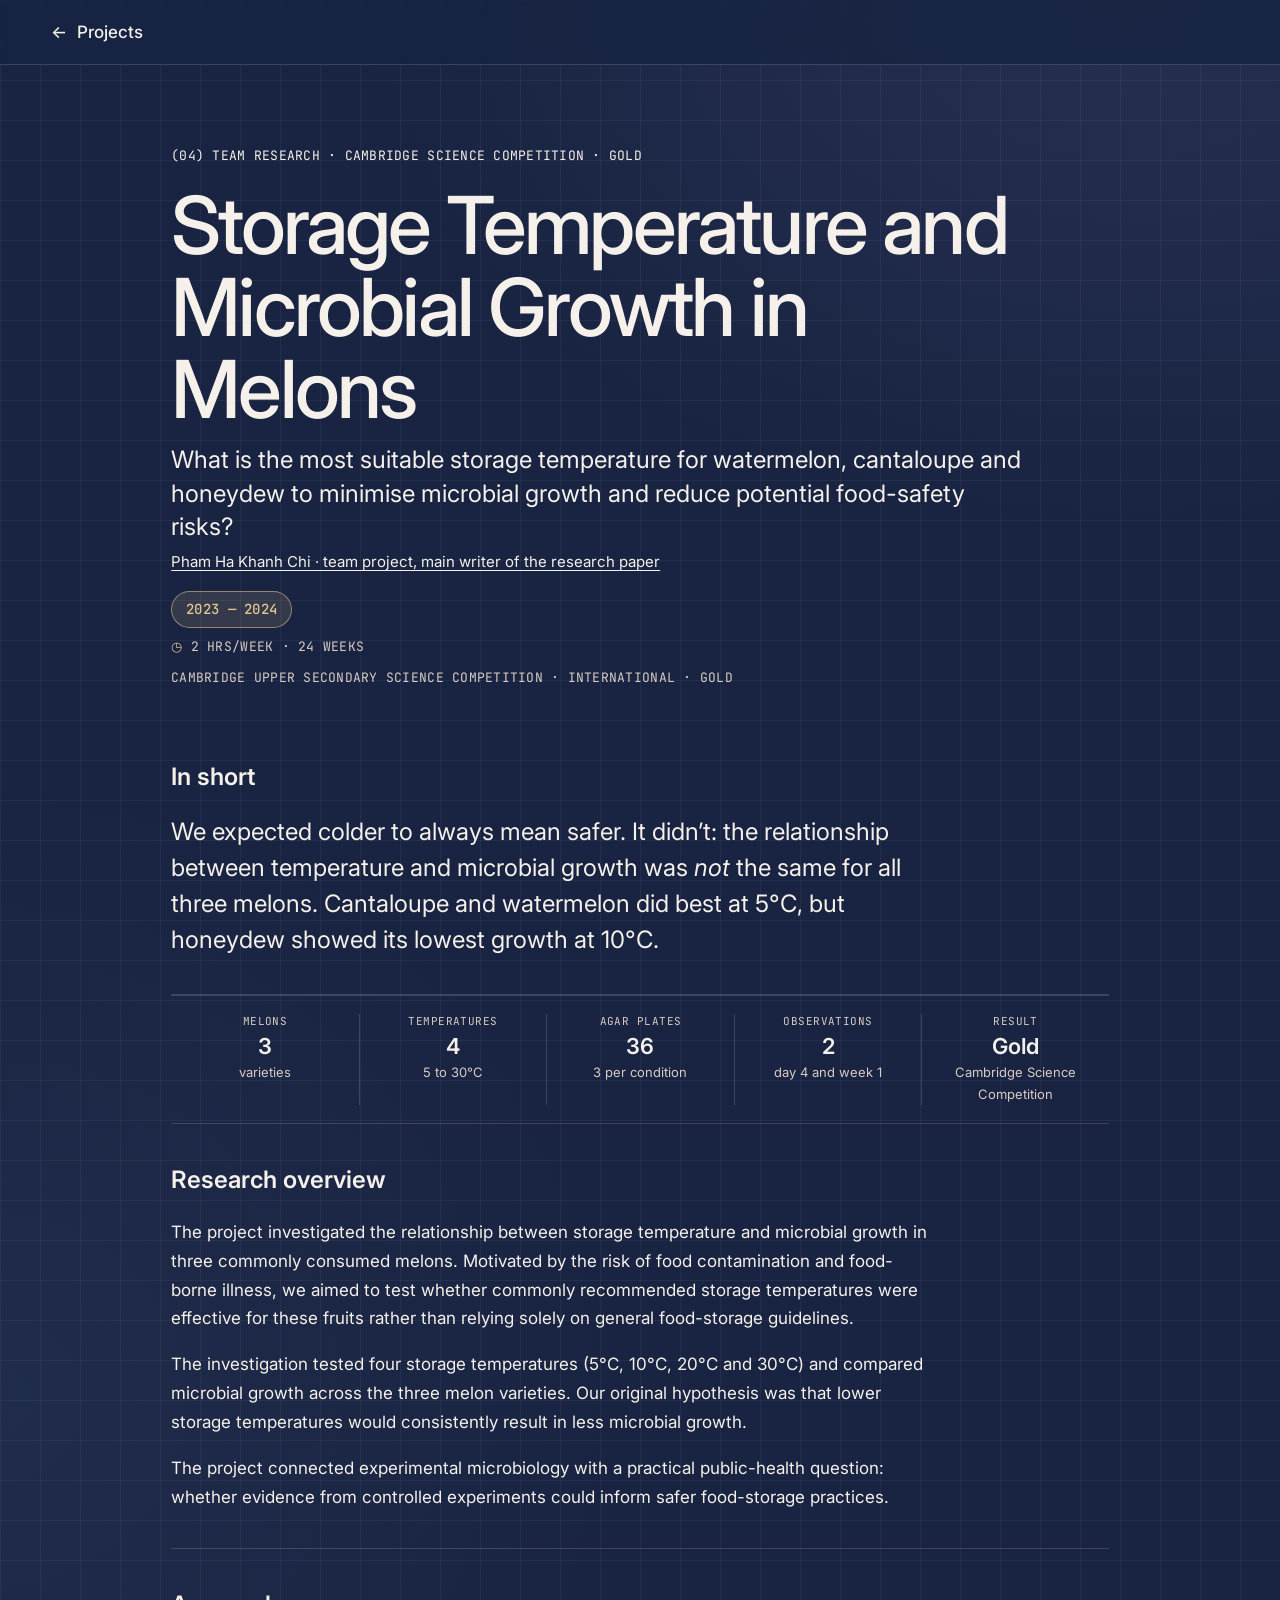
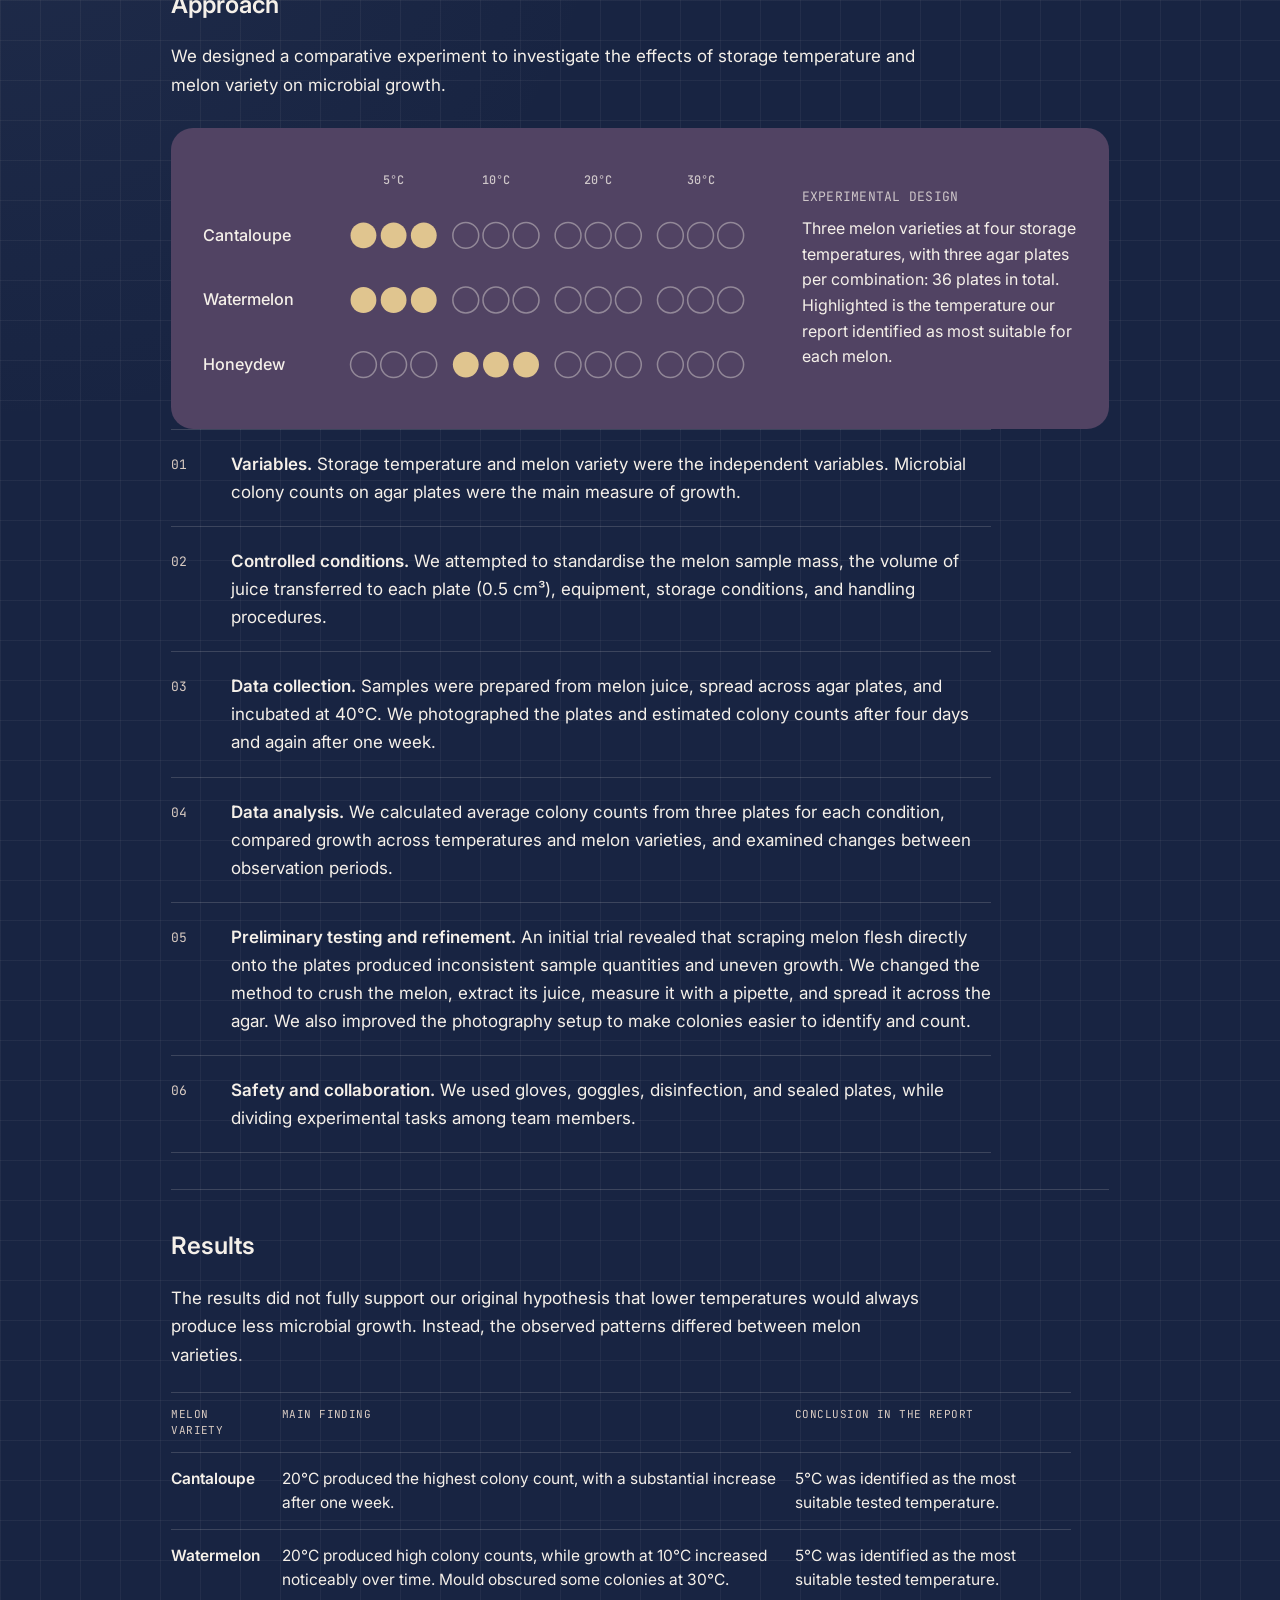
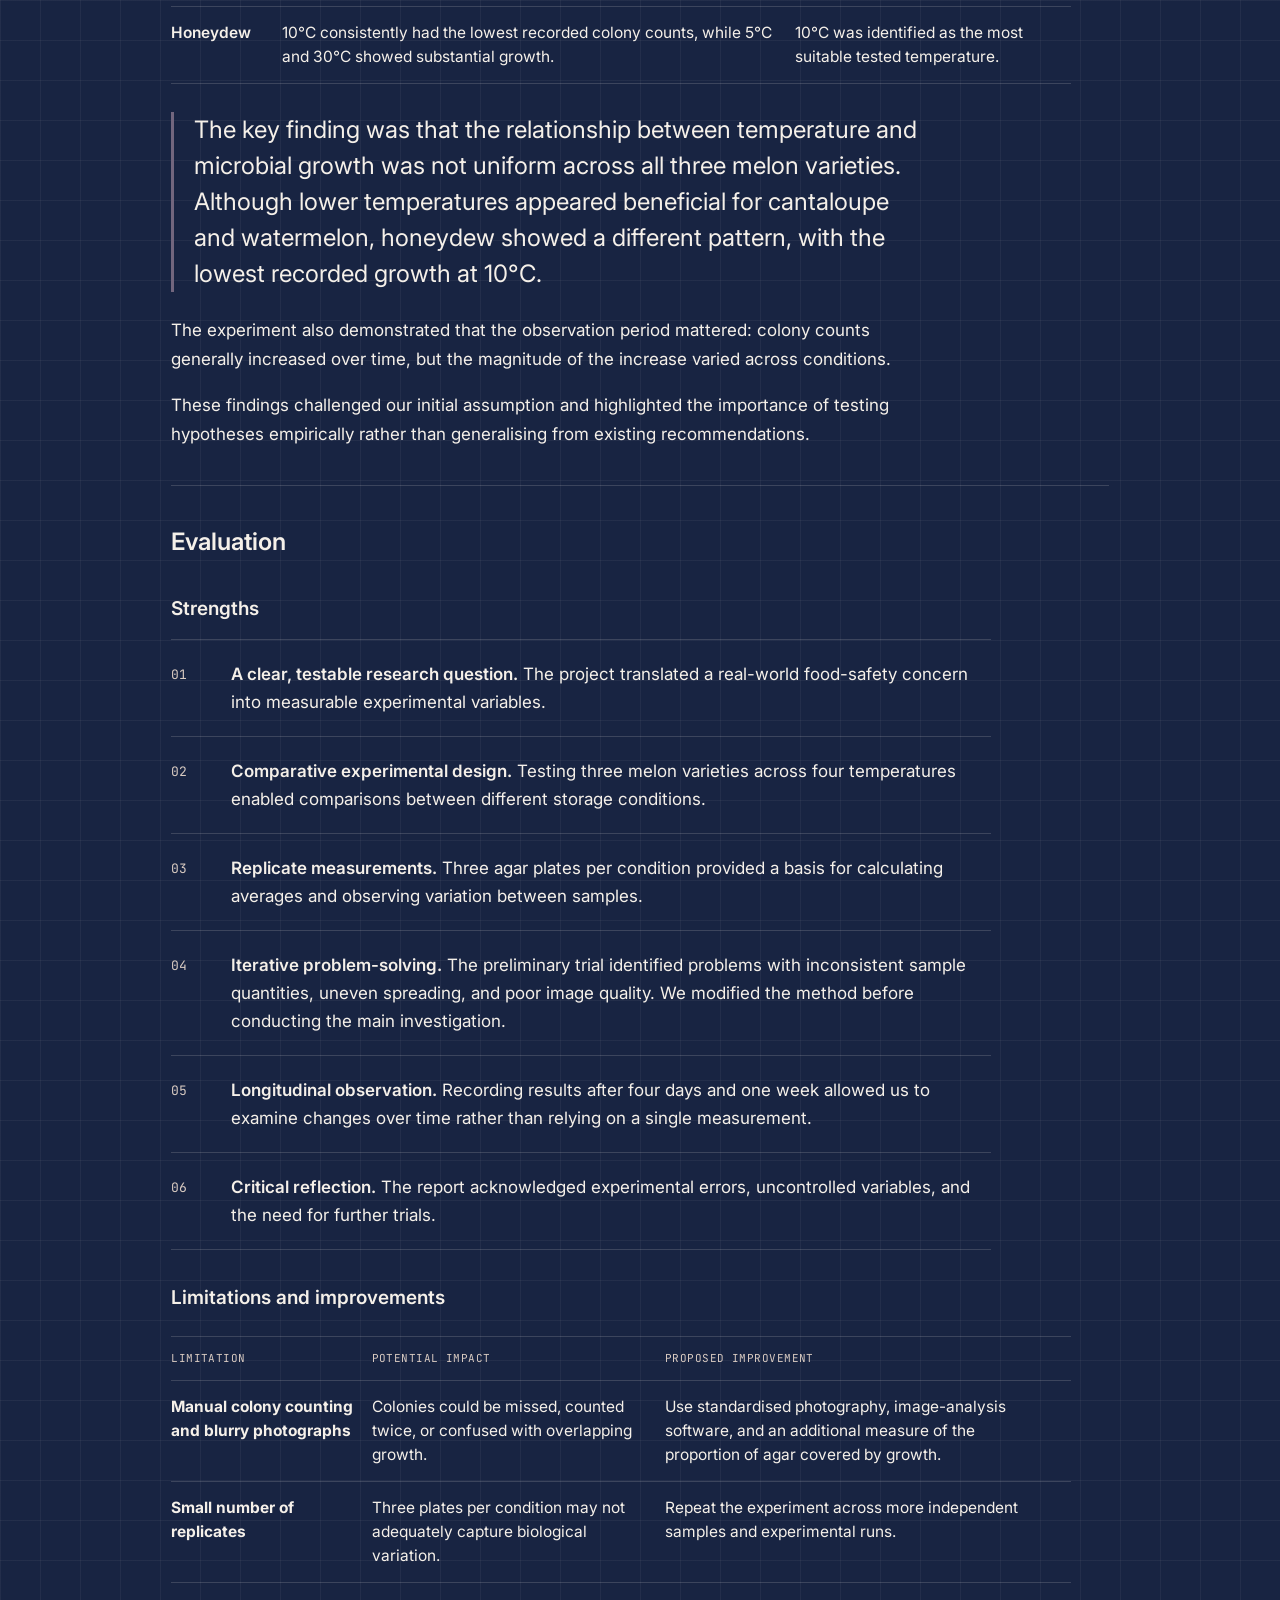
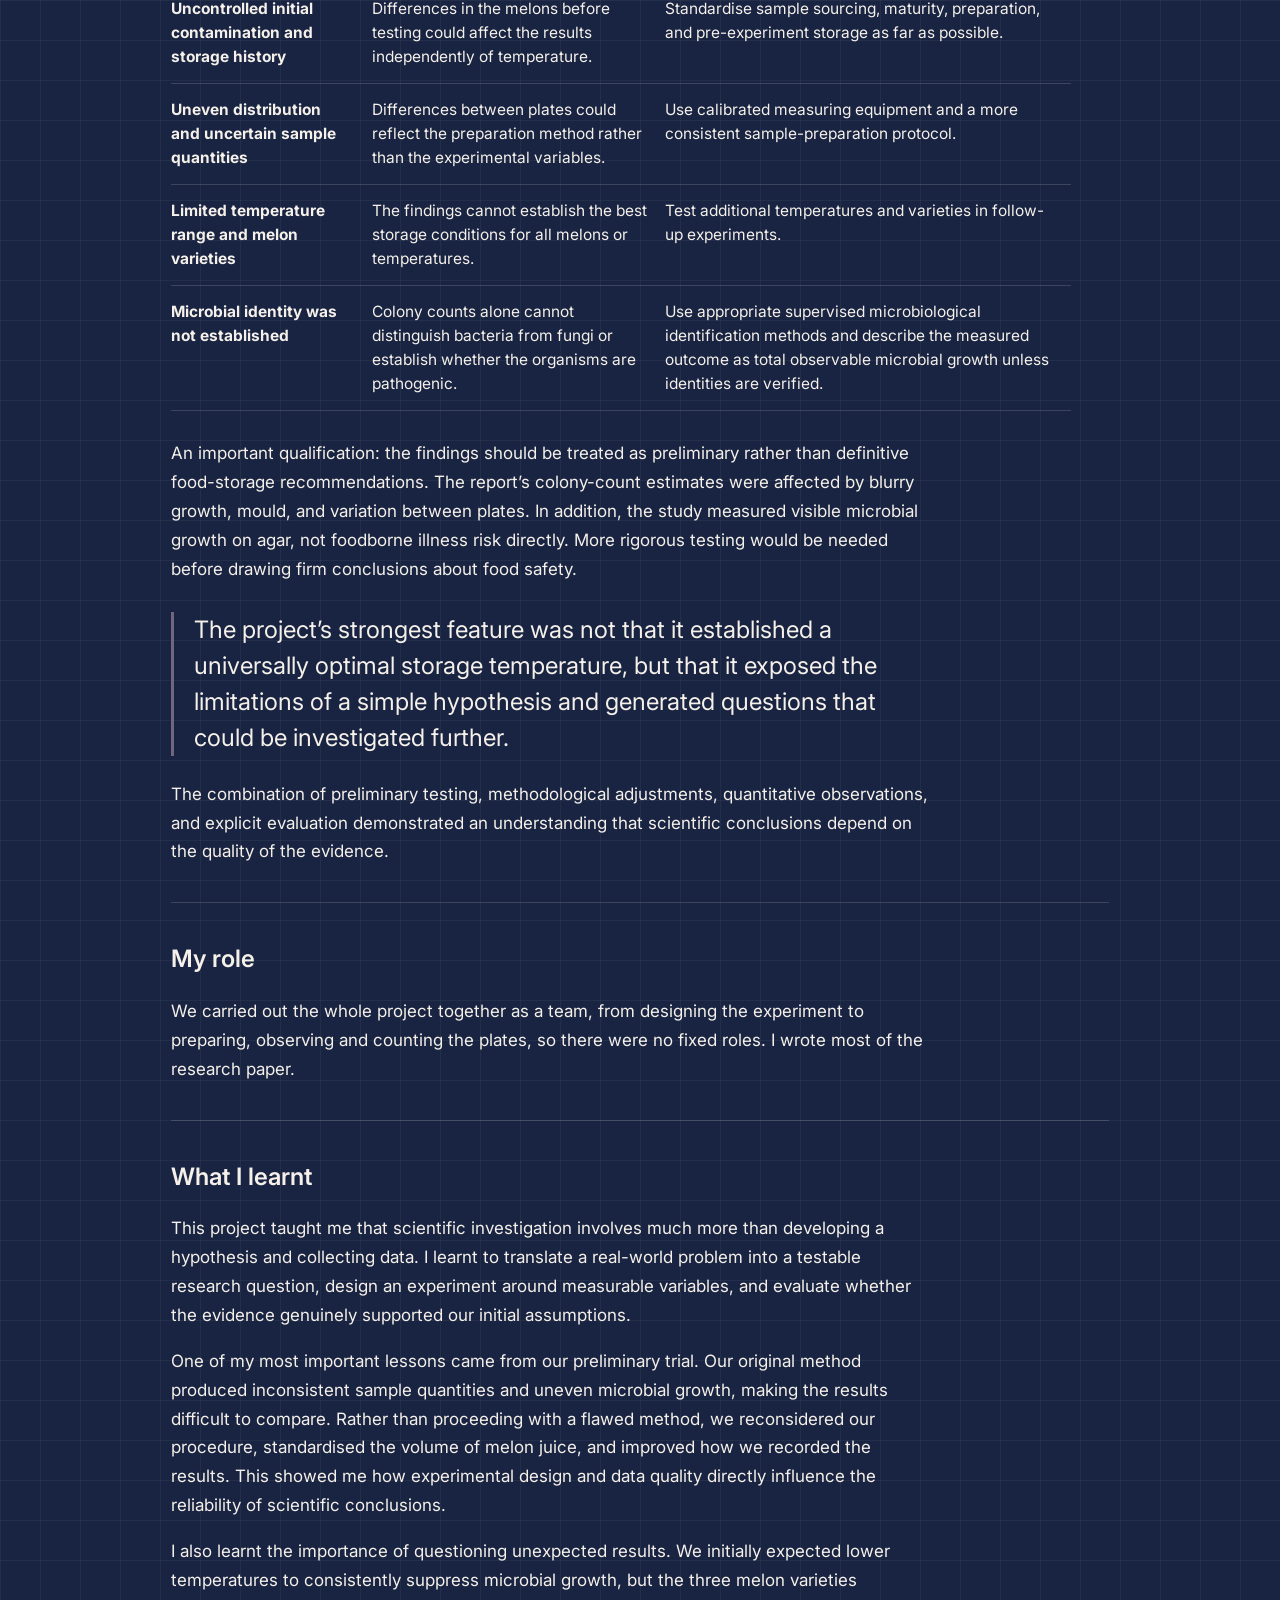
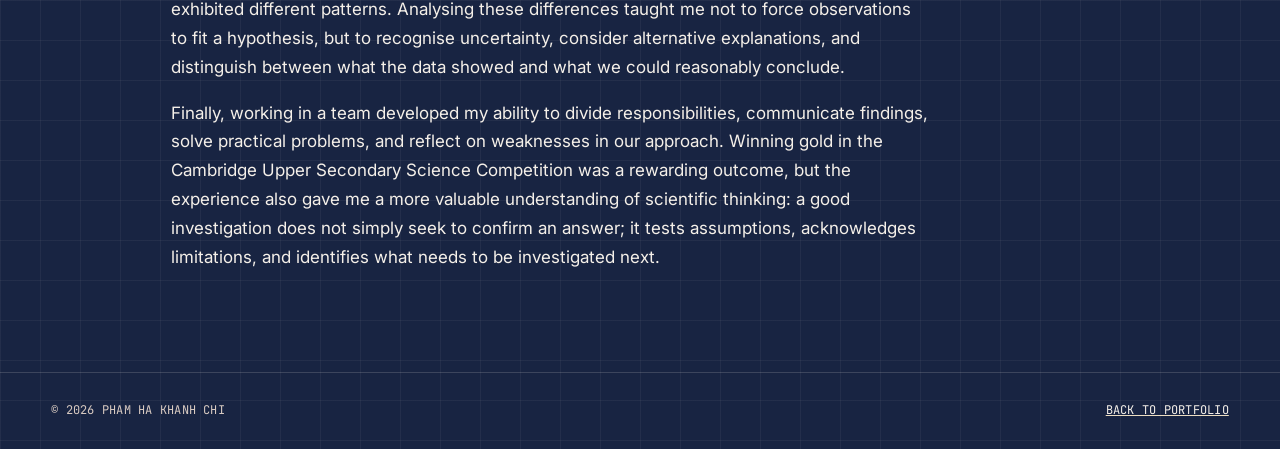
<file: projects/melon-storage.html>
<!doctype html>
<html lang="en" style="color-scheme: dark">
<head>
  <meta charset="utf-8">
  <meta name="viewport" content="width=device-width, initial-scale=1">
  <title>Storage Temperature and Microbial Growth in Melons — Pham Ha Khanh Chi</title>
  <meta name="description" content="Team research for the Cambridge Upper Secondary Science Competition: what storage temperature best limits microbial growth in watermelon, cantaloupe and honeydew?">
  <link rel="preconnect" href="https://fonts.googleapis.com">
  <link rel="preconnect" href="https://fonts.gstatic.com" crossorigin>
  <link rel="preconnect" href="https://api.fontshare.com" crossorigin>
  <link href="https://api.fontshare.com/v2/css?f[]=general-sans@400,500,600&display=swap" rel="stylesheet">
  <link href="https://fonts.googleapis.com/css2?family=Inter:wght@400;500;600&family=JetBrains+Mono:wght@400;500&display=swap" rel="stylesheet">
  <link rel="stylesheet" href="../styles.css?v=2">
  <link rel="stylesheet" href="project.css?v=2">
</head>
<body class="project-page research-page" style="--f: var(--f-projects)">
  <header class="project-bar">
    <a class="back-link" href="../index.html#projects"><span aria-hidden="true">←</span> Projects</a>
  </header>

  <main class="app-page">
    <!-- Paper header -->
    <section class="paper-head">
      <p class="mono paper-kicker">(04) Team research · Cambridge Science Competition · Gold</p>
      <h1>Storage Temperature and Microbial Growth in Melons</h1>
      <p class="paper-sub">What is the most suitable storage temperature for watermelon, cantaloupe and honeydew to minimise microbial growth and reduce potential food-safety risks?</p>
      <p class="app-dev">Pham Ha Khanh Chi · team project, main writer of the research paper</p>
      <p class="date-badge mono">2023 — 2024</p>
      <p class="time-spent mono">2 hrs/week · 24 weeks</p>
      <p class="mono paper-meta">Cambridge Upper Secondary Science Competition · International · Gold</p>
    </section>

    <!-- Summary -->
    <section class="app-section">
      <h2>In short</h2>
      <p class="paper-lead">
        We expected colder to always mean safer. It didn’t: the relationship between temperature and microbial growth was
        <em>not</em> the same for all three melons. Cantaloupe and watermelon did best at 5°C, but honeydew showed its lowest
        growth at 10°C.
      </p>
    </section>

    <!-- Info strip -->
    <ul class="info-strip" aria-label="Project details">
      <li><span>Melons</span><strong>3</strong><em>varieties</em></li>
      <li><span>Temperatures</span><strong>4</strong><em>5 to 30°C</em></li>
      <li><span>Agar plates</span><strong>36</strong><em>3 per condition</em></li>
      <li><span>Observations</span><strong>2</strong><em>day 4 and week 1</em></li>
      <li><span>Result</span><strong>Gold</strong><em>Cambridge Science Competition</em></li>
    </ul>

    <!-- Overview -->
    <section class="app-section">
      <h2>Research overview</h2>
      <div class="app-desc">
        <p>The project investigated the relationship between storage temperature and microbial growth in three commonly
          consumed melons. Motivated by the risk of food contamination and food-borne illness, we aimed to test whether
          commonly recommended storage temperatures were effective for these fruits rather than relying solely on general
          food-storage guidelines.</p>
        <p>The investigation tested four storage temperatures (5°C, 10°C, 20°C and 30°C) and compared microbial growth
          across the three melon varieties. Our original hypothesis was that lower storage temperatures would consistently
          result in less microbial growth.</p>
        <p>The project connected experimental microbiology with a practical public-health question: whether evidence from
          controlled experiments could inform safer food-storage practices.</p>
      </div>
    </section>

    <!-- Approach -->
    <section class="app-section">
      <h2>Approach</h2>
      <p class="app-desc">We designed a comparative experiment to investigate the effects of storage temperature and melon
        variety on microbial growth.</p>
      <figure class="figure figure-wide">
        <svg class="plate-grid" viewBox="0 0 520 220" role="img" aria-label="Experimental design: three melon varieties, cantaloupe, watermelon and honeydew, each at four temperatures, 5, 10, 20 and 30 degrees Celsius, with three agar plates per combination, 36 plates in total. Highlighted: the temperature identified as most suitable for each melon, 5 degrees for cantaloupe and watermelon, 10 degrees for honeydew.">
          <text class="plate-tag" x="177" y="22">5°C</text>
          <text class="plate-tag" x="272" y="22">10°C</text>
          <text class="plate-tag" x="367" y="22">20°C</text>
          <text class="plate-tag" x="462" y="22">30°C</text>
          <text x="0" y="75">Cantaloupe</text>
          <text x="0" y="135">Watermelon</text>
          <text x="0" y="195">Honeydew</text>
          <g>
            <circle class="plate best" cx="149" cy="70" r="12"/><circle class="plate best" cx="177" cy="70" r="12"/><circle class="plate best" cx="205" cy="70" r="12"/>
            <circle class="plate" cx="244" cy="70" r="12"/><circle class="plate" cx="272" cy="70" r="12"/><circle class="plate" cx="300" cy="70" r="12"/>
            <circle class="plate" cx="339" cy="70" r="12"/><circle class="plate" cx="367" cy="70" r="12"/><circle class="plate" cx="395" cy="70" r="12"/>
            <circle class="plate" cx="434" cy="70" r="12"/><circle class="plate" cx="462" cy="70" r="12"/><circle class="plate" cx="490" cy="70" r="12"/>
            <circle class="plate best" cx="149" cy="130" r="12"/><circle class="plate best" cx="177" cy="130" r="12"/><circle class="plate best" cx="205" cy="130" r="12"/>
            <circle class="plate" cx="244" cy="130" r="12"/><circle class="plate" cx="272" cy="130" r="12"/><circle class="plate" cx="300" cy="130" r="12"/>
            <circle class="plate" cx="339" cy="130" r="12"/><circle class="plate" cx="367" cy="130" r="12"/><circle class="plate" cx="395" cy="130" r="12"/>
            <circle class="plate" cx="434" cy="130" r="12"/><circle class="plate" cx="462" cy="130" r="12"/><circle class="plate" cx="490" cy="130" r="12"/>
            <circle class="plate" cx="149" cy="190" r="12"/><circle class="plate" cx="177" cy="190" r="12"/><circle class="plate" cx="205" cy="190" r="12"/>
            <circle class="plate best" cx="244" cy="190" r="12"/><circle class="plate best" cx="272" cy="190" r="12"/><circle class="plate best" cx="300" cy="190" r="12"/>
            <circle class="plate" cx="339" cy="190" r="12"/><circle class="plate" cx="367" cy="190" r="12"/><circle class="plate" cx="395" cy="190" r="12"/>
            <circle class="plate" cx="434" cy="190" r="12"/><circle class="plate" cx="462" cy="190" r="12"/><circle class="plate" cx="490" cy="190" r="12"/>
          </g>
        </svg>
        <figcaption>
          <span class="mono">Experimental design</span>
          Three melon varieties at four storage temperatures, with three agar plates per combination: 36 plates in total.
          Highlighted is the temperature our report identified as most suitable for each melon.
        </figcaption>
      </figure>
      <ol class="findings">
        <li><span class="mono">01</span><p><strong>Variables.</strong> Storage temperature and melon variety were the independent
          variables. Microbial colony counts on agar plates were the main measure of growth.</p></li>
        <li><span class="mono">02</span><p><strong>Controlled conditions.</strong> We attempted to standardise the melon sample
          mass, the volume of juice transferred to each plate (0.5 cm³), equipment, storage conditions, and handling procedures.</p></li>
        <li><span class="mono">03</span><p><strong>Data collection.</strong> Samples were prepared from melon juice, spread across
          agar plates, and incubated at 40°C. We photographed the plates and estimated colony counts after four days and again
          after one week.</p></li>
        <li><span class="mono">04</span><p><strong>Data analysis.</strong> We calculated average colony counts from three plates
          for each condition, compared growth across temperatures and melon varieties, and examined changes between observation periods.</p></li>
        <li><span class="mono">05</span><p><strong>Preliminary testing and refinement.</strong> An initial trial revealed that
          scraping melon flesh directly onto the plates produced inconsistent sample quantities and uneven growth. We changed
          the method to crush the melon, extract its juice, measure it with a pipette, and spread it across the agar. We also
          improved the photography setup to make colonies easier to identify and count.</p></li>
        <li><span class="mono">06</span><p><strong>Safety and collaboration.</strong> We used gloves, goggles, disinfection, and
          sealed plates, while dividing experimental tasks among team members.</p></li>
      </ol>
    </section>

    <!-- Results -->
    <section class="app-section">
      <h2>Results</h2>
      <p class="app-desc">The results did not fully support our original hypothesis that lower temperatures would always
        produce less microbial growth. Instead, the observed patterns differed between melon varieties.</p>
      <div class="data-table-wrap">
        <table class="data-table">
          <thead>
            <tr><th scope="col">Melon variety</th><th scope="col">Main finding</th><th scope="col">Conclusion in the report</th></tr>
          </thead>
          <tbody>
            <tr><th scope="row">Cantaloupe</th><td>20°C produced the highest colony count, with a substantial increase after one week.</td><td>5°C was identified as the most suitable tested temperature.</td></tr>
            <tr><th scope="row">Watermelon</th><td>20°C produced high colony counts, while growth at 10°C increased noticeably over time. Mould obscured some colonies at 30°C.</td><td>5°C was identified as the most suitable tested temperature.</td></tr>
            <tr><th scope="row">Honeydew</th><td>10°C consistently had the lowest recorded colony counts, while 5°C and 30°C showed substantial growth.</td><td>10°C was identified as the most suitable tested temperature.</td></tr>
          </tbody>
        </table>
      </div>
      <p class="paper-lead conclusion">
        The key finding was that the relationship between temperature and microbial growth was not uniform across all three
        melon varieties. Although lower temperatures appeared beneficial for cantaloupe and watermelon, honeydew showed a
        different pattern, with the lowest recorded growth at 10°C.
      </p>
      <div class="app-desc" style="margin-top: 24px">
        <p>The experiment also demonstrated that the observation period mattered: colony counts generally increased over time,
          but the magnitude of the increase varied across conditions.</p>
        <p>These findings challenged our initial assumption and highlighted the importance of testing hypotheses empirically
          rather than generalising from existing recommendations.</p>
      </div>
    </section>

    <!-- Evaluation -->
    <section class="app-section">
      <h2>Evaluation</h2>
      <h3 class="sub-head">Strengths</h3>
      <ol class="findings">
        <li><span class="mono">01</span><p><strong>A clear, testable research question.</strong> The project translated a
          real-world food-safety concern into measurable experimental variables.</p></li>
        <li><span class="mono">02</span><p><strong>Comparative experimental design.</strong> Testing three melon varieties across
          four temperatures enabled comparisons between different storage conditions.</p></li>
        <li><span class="mono">03</span><p><strong>Replicate measurements.</strong> Three agar plates per condition provided a
          basis for calculating averages and observing variation between samples.</p></li>
        <li><span class="mono">04</span><p><strong>Iterative problem-solving.</strong> The preliminary trial identified problems
          with inconsistent sample quantities, uneven spreading, and poor image quality. We modified the method before
          conducting the main investigation.</p></li>
        <li><span class="mono">05</span><p><strong>Longitudinal observation.</strong> Recording results after four days and one
          week allowed us to examine changes over time rather than relying on a single measurement.</p></li>
        <li><span class="mono">06</span><p><strong>Critical reflection.</strong> The report acknowledged experimental errors,
          uncontrolled variables, and the need for further trials.</p></li>
      </ol>

      <h3 class="sub-head">Limitations and improvements</h3>
      <div class="data-table-wrap">
        <table class="data-table">
          <thead>
            <tr><th scope="col">Limitation</th><th scope="col">Potential impact</th><th scope="col">Proposed improvement</th></tr>
          </thead>
          <tbody>
            <tr><td><strong>Manual colony counting and blurry photographs</strong></td><td>Colonies could be missed, counted twice, or confused with overlapping growth.</td><td>Use standardised photography, image-analysis software, and an additional measure of the proportion of agar covered by growth.</td></tr>
            <tr><td><strong>Small number of replicates</strong></td><td>Three plates per condition may not adequately capture biological variation.</td><td>Repeat the experiment across more independent samples and experimental runs.</td></tr>
            <tr><td><strong>Uncontrolled initial contamination and storage history</strong></td><td>Differences in the melons before testing could affect the results independently of temperature.</td><td>Standardise sample sourcing, maturity, preparation, and pre-experiment storage as far as possible.</td></tr>
            <tr><td><strong>Uneven distribution and uncertain sample quantities</strong></td><td>Differences between plates could reflect the preparation method rather than the experimental variables.</td><td>Use calibrated measuring equipment and a more consistent sample-preparation protocol.</td></tr>
            <tr><td><strong>Limited temperature range and melon varieties</strong></td><td>The findings cannot establish the best storage conditions for all melons or temperatures.</td><td>Test additional temperatures and varieties in follow-up experiments.</td></tr>
            <tr><td><strong>Microbial identity was not established</strong></td><td>Colony counts alone cannot distinguish bacteria from fungi or establish whether the organisms are pathogenic.</td><td>Use appropriate supervised microbiological identification methods and describe the measured outcome as total observable microbial growth unless identities are verified.</td></tr>
          </tbody>
        </table>
      </div>

      <div class="app-desc" style="margin-top: 28px">
        <p>An important qualification: the findings should be treated as preliminary rather than definitive food-storage
          recommendations. The report’s colony-count estimates were affected by blurry growth, mould, and variation between
          plates. In addition, the study measured visible microbial growth on agar, not foodborne illness risk directly. More
          rigorous testing would be needed before drawing firm conclusions about food safety.</p>
      </div>
      <p class="paper-lead conclusion">
        The project’s strongest feature was not that it established a universally optimal storage temperature, but that it
        exposed the limitations of a simple hypothesis and generated questions that could be investigated further.
      </p>
      <div class="app-desc" style="margin-top: 24px">
        <p>The combination of preliminary testing, methodological adjustments, quantitative observations, and explicit
          evaluation demonstrated an understanding that scientific conclusions depend on the quality of the evidence.</p>
      </div>
    </section>

    <!-- Role -->
    <section class="app-section">
      <h2>My role</h2>
      <div class="app-desc">
        <p>We carried out the whole project together as a team, from designing the experiment to preparing, observing and
          counting the plates, so there were no fixed roles. I wrote most of the research paper.</p>
      </div>
    </section>

    <!-- Reflection -->
    <section class="app-section">
      <h2>What I learnt</h2>
      <div class="app-desc">
        <p>This project taught me that scientific investigation involves much more than developing a hypothesis and collecting
          data. I learnt to translate a real-world problem into a testable research question, design an experiment around
          measurable variables, and evaluate whether the evidence genuinely supported our initial assumptions.</p>
        <p>One of my most important lessons came from our preliminary trial. Our original method produced inconsistent sample
          quantities and uneven microbial growth, making the results difficult to compare. Rather than proceeding with a flawed
          method, we reconsidered our procedure, standardised the volume of melon juice, and improved how we recorded the
          results. This showed me how experimental design and data quality directly influence the reliability of scientific
          conclusions.</p>
        <p>I also learnt the importance of questioning unexpected results. We initially expected lower temperatures to
          consistently suppress microbial growth, but the three melon varieties exhibited different patterns. Analysing these
          differences taught me not to force observations to fit a hypothesis, but to recognise uncertainty, consider
          alternative explanations, and distinguish between what the data showed and what we could reasonably conclude.</p>
        <p>Finally, working in a team developed my ability to divide responsibilities, communicate findings, solve practical
          problems, and reflect on weaknesses in our approach. Winning gold in the Cambridge Upper Secondary Science Competition was a rewarding outcome, but the
          experience also gave me a more valuable understanding of scientific thinking: a good investigation does not simply
          seek to confirm an answer; it tests assumptions, acknowledges limitations, and identifies what needs to be
          investigated next.</p>
      </div>
    </section>
  </main>

  <footer class="site-footer mono">
    <p>© <span id="year"></span> Pham Ha Khanh Chi</p>
    <p><a href="../index.html">Back to portfolio</a></p>
  </footer>

  <script src="project.js"></script>
</body>
</html>
</file>
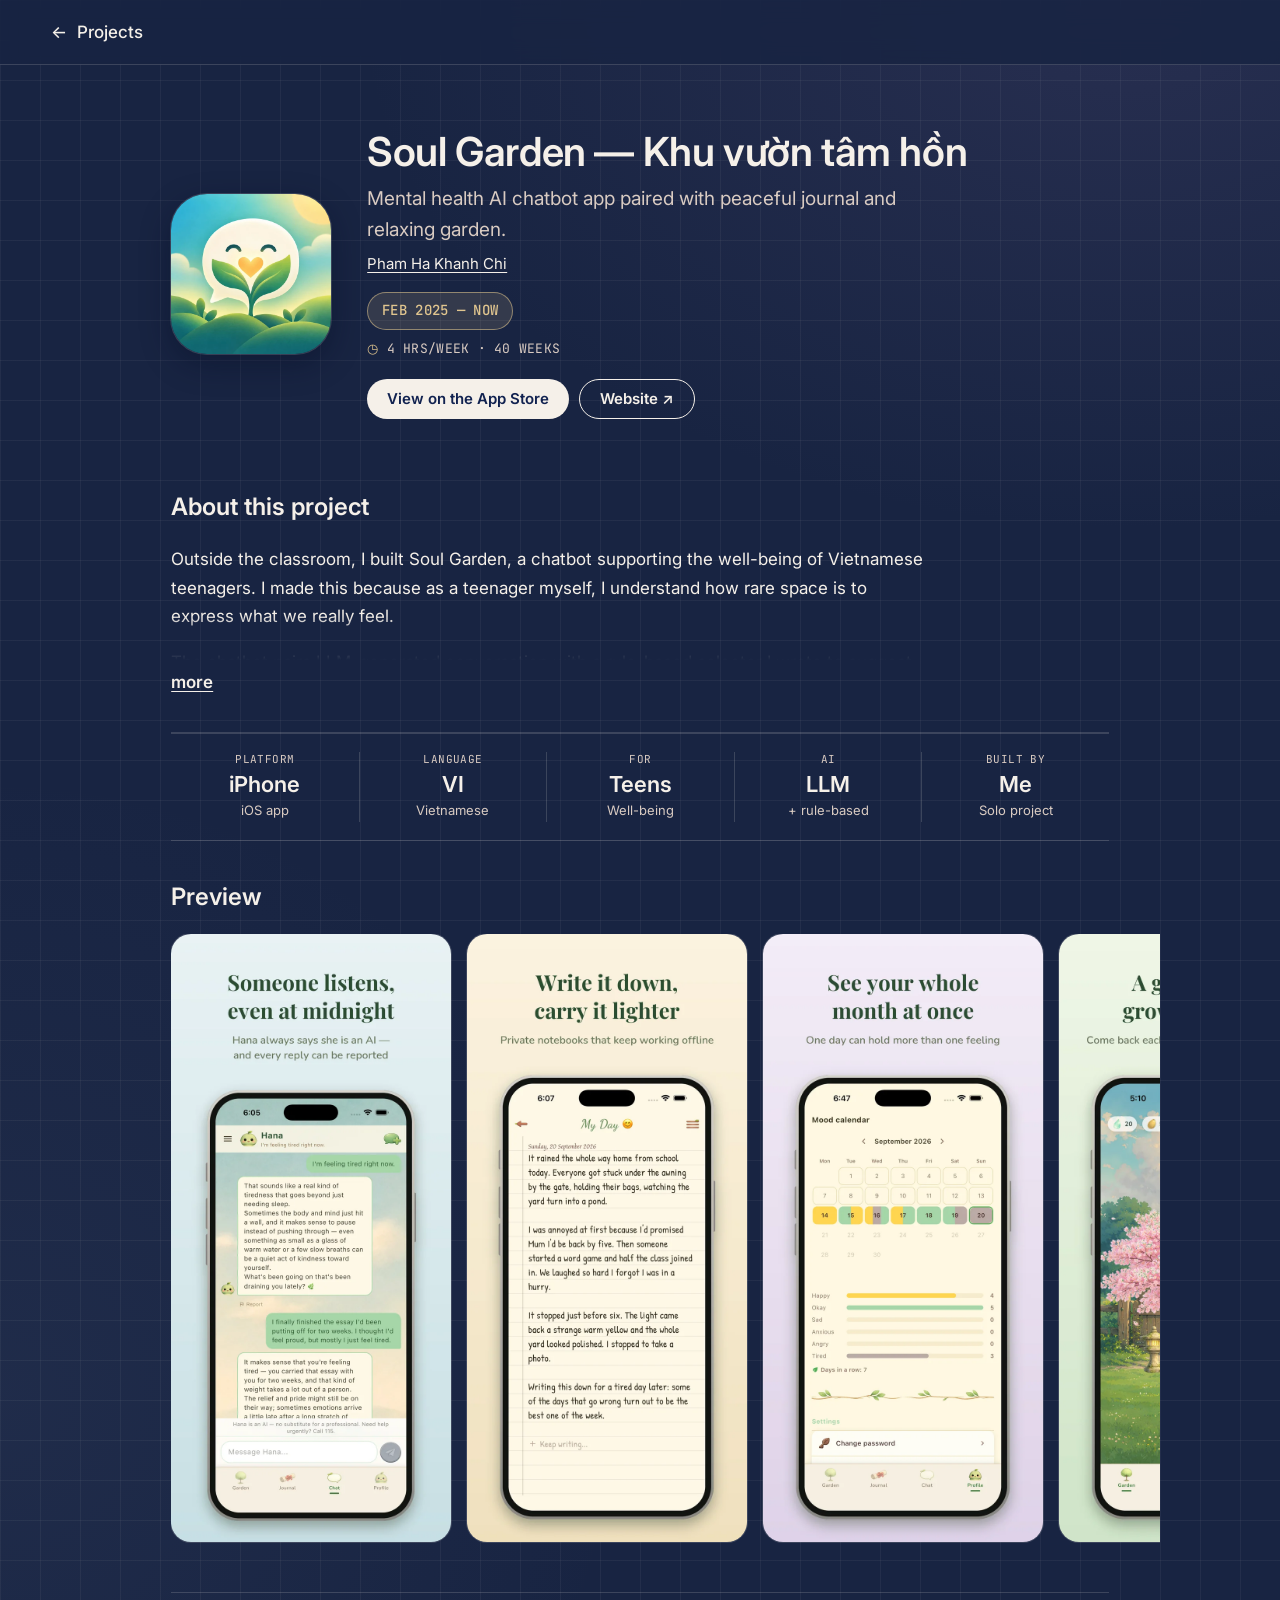
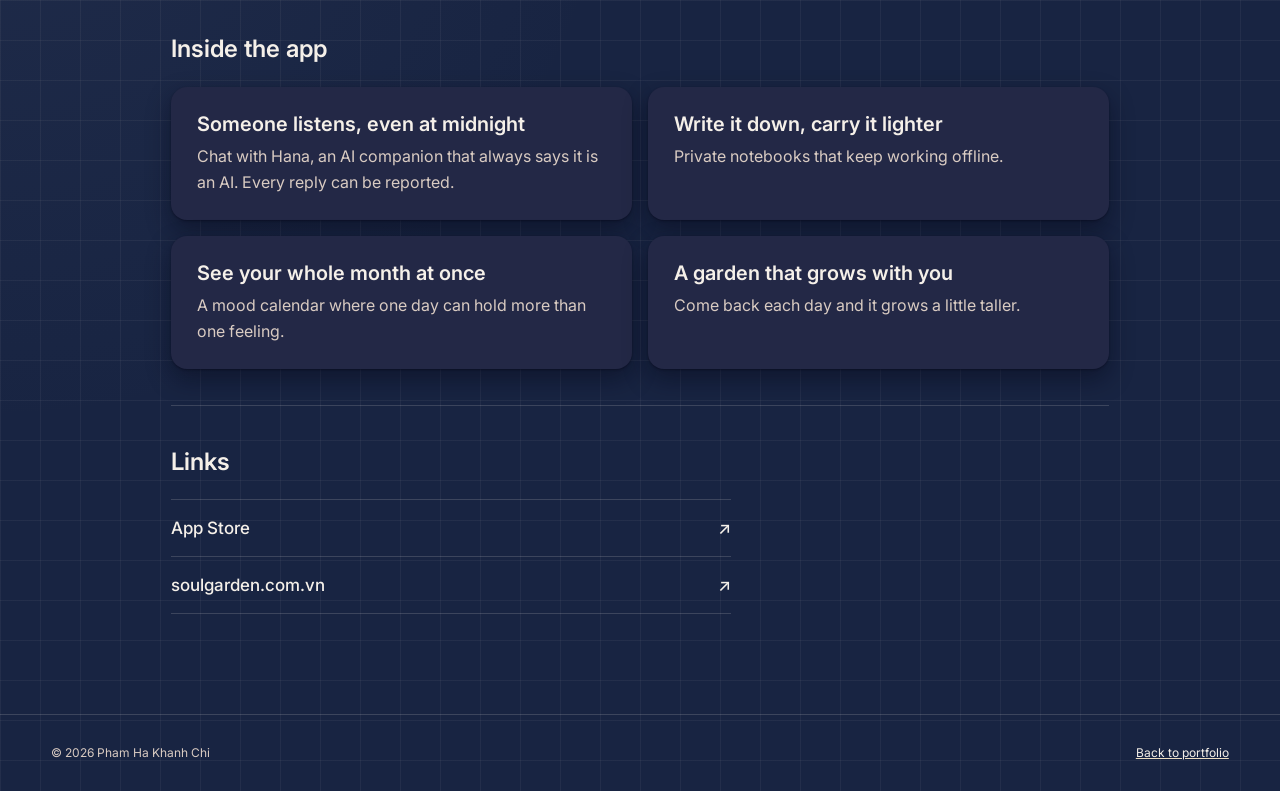
<file: projects/soul-garden.html>
<!doctype html>
<html lang="en" style="color-scheme: dark">
<head>
  <meta charset="utf-8">
  <meta name="viewport" content="width=device-width, initial-scale=1">
  <title>Soul Garden — Pham Ha Khanh Chi</title>
  <meta name="description" content="Soul Garden: a mental health AI chatbot app for Vietnamese teenagers, paired with a peaceful journal and a relaxing garden.">
  <link rel="preconnect" href="https://fonts.googleapis.com">
  <link rel="preconnect" href="https://fonts.gstatic.com" crossorigin>
  <link rel="preconnect" href="https://api.fontshare.com" crossorigin>
  <link href="https://api.fontshare.com/v2/css?f[]=general-sans@400,500,600&display=swap" rel="stylesheet">
  <link href="https://fonts.googleapis.com/css2?family=Inter:wght@400;500;600&family=JetBrains+Mono:wght@400;500&display=swap" rel="stylesheet">
  <link rel="stylesheet" href="../styles.css?v=2">
  <link rel="stylesheet" href="project.css?v=2">
</head>
<body class="project-page">
  <header class="project-bar">
    <a class="back-link" href="../index.html#projects"><span aria-hidden="true">←</span> Projects</a>
  </header>

  <main class="app-page">
    <!-- App header -->
    <section class="app-head">
      <img class="app-icon" src="../assets/soul-garden/icon.webp" alt="Soul Garden app icon" width="160" height="160">
      <div class="app-id">
        <h1>Soul Garden — Khu vườn tâm hồn</h1>
        <p class="app-sub">Mental health AI chatbot app paired with peaceful journal and relaxing garden.</p>
        <p class="app-dev">Pham Ha Khanh Chi</p>
        <p class="date-badge mono">Feb 2025 — now</p>
        <p class="time-spent mono">4 hrs/week · 40 weeks</p>
        <div class="app-actions">
          <a class="pill pill-solid" href="https://apps.apple.com/vn/app/soul-garden-khu-v%C6%B0%E1%BB%9Dn-t%C3%A2m-h%E1%BB%93n/id6811641276?l=vi" target="_blank" rel="noopener">View on the App Store</a>
          <a class="pill pill-line" href="https://soulgarden.com.vn/" target="_blank" rel="noopener">Website ↗</a>
        </div>
      </div>
    </section>

    <!-- Description -->
    <section class="app-section">
      <h2>About this project</h2>
      <div class="app-desc" id="desc">
        <p>Outside the classroom, I built Soul Garden, a chatbot supporting the well-being of
          Vietnamese teenagers. I made this because as a teenager myself, I understand how
          rare space is to express what we really feel.</p>
        <p>The chatbot pairs LLM-generated conversation with a rule-based selector I wrote to
          suggest activities from emotional expressions in Vietnamese, where slang and
          metaphor defeat off-the-shelf sentiment tools.</p>
        <p>In practice, the selector did read each message accurately but failed across a
          conversation: it suggested a breathing exercise to someone who had just said they felt
          better. It lacked the context the language model had, so I redesigned the pipeline to
          track mood across messages and coordinate suggestions with response generation.</p>
        <p>That fix shaped how I think about problems. I became fascinated by the relationship
          between decomposition and integration: splitting a problem into parts small enough to
          solve while preserving the dependencies between them. Soul Garden taught me to test
          my assumptions and rebuild when they were wrong.</p>
        <p>I hope Soul Garden becomes a low-barrier first step for teenagers who can’t see a
          therapist. An app that makes talking about feelings feel comfortable, pointing teenagers
          towards real human support, such as helplines when they need more than an app could
          give. Reaching that point means treating safety and cultural nuance as engineering
          problems in their own right, and that is the kind of technology I want to learn to build
          very well.</p>
      </div>
      <button class="more" type="button" aria-expanded="false" aria-controls="desc">more</button>
    </section>

    <!-- Info strip -->
    <ul class="info-strip" aria-label="App details">
      <li><span>Platform</span><strong>iPhone</strong><em>iOS app</em></li>
      <li><span>Language</span><strong>VI</strong><em>Vietnamese</em></li>
      <li><span>For</span><strong>Teens</strong><em>Well-being</em></li>
      <li><span>AI</span><strong>LLM</strong><em>+ rule-based</em></li>
      <li><span>Built by</span><strong>Me</strong><em>Solo project</em></li>
    </ul>

    <!-- Screenshots -->
    <section class="app-section">
      <h2>Preview</h2>
      <div class="shots" tabindex="0" aria-label="App screenshots, scroll horizontally">
        <figure><img src="../assets/soul-garden/screen-chat.webp" alt="Chat with Hana, the AI companion, which always says it is an AI and lets every reply be reported" width="720" height="1564" loading="lazy"></figure>
        <figure><img src="../assets/soul-garden/screen-journal.webp" alt="Journal screen with a handwritten-style diary entry" width="720" height="1564" loading="lazy"></figure>
        <figure><img src="../assets/soul-garden/screen-calendar.webp" alt="Mood calendar showing several feelings per day and a monthly mood summary" width="720" height="1564" loading="lazy"></figure>
        <figure><img src="../assets/soul-garden/screen-garden.webp" alt="Illustrated garden with a cherry blossom tree that grows as the user returns each day" width="720" height="1564" loading="lazy"></figure>
      </div>
    </section>

    <!-- Features -->
    <section class="app-section">
      <h2>Inside the app</h2>
      <div class="features">
        <article>
          <h3>Someone listens, even at midnight</h3>
          <p>Chat with Hana, an AI companion that always says it is an AI. Every reply can be reported.</p>
        </article>
        <article>
          <h3>Write it down, carry it lighter</h3>
          <p>Private notebooks that keep working offline.</p>
        </article>
        <article>
          <h3>See your whole month at once</h3>
          <p>A mood calendar where one day can hold more than one feeling.</p>
        </article>
        <article>
          <h3>A garden that grows with you</h3>
          <p>Come back each day and it grows a little taller.</p>
        </article>
      </div>
    </section>

    <!-- Links -->
    <section class="app-section">
      <h2>Links</h2>
      <ul class="link-list">
        <li><a href="https://apps.apple.com/vn/app/soul-garden-khu-v%C6%B0%E1%BB%9Dn-t%C3%A2m-h%E1%BB%93n/id6811641276?l=vi" target="_blank" rel="noopener"><span>App Store</span><span aria-hidden="true">↗</span></a></li>
        <li><a href="https://soulgarden.com.vn/" target="_blank" rel="noopener"><span>soulgarden.com.vn</span><span aria-hidden="true">↗</span></a></li>
      </ul>
    </section>
  </main>

  <footer class="site-footer">
    <p>© <span id="year"></span> Pham Ha Khanh Chi</p>
    <p><a href="../index.html">Back to portfolio</a></p>
  </footer>

  <script src="project.js"></script>
</body>
</html>
</file>
<file: styles.css>
:root {
  /* Palette: Royal Blue and Sapphire frame the page; Swan Wing, Shellstone
     and Quicksand are the paper, text and gold accents laid on top. */
  --royal: #112250;
  --sapphire: #3c507d;
  --quicksand: #e0c58f;
  --swan: #f5f0e9;
  --shell: #d9cbc2;

  --bg: #182442;          /* midnight navy */
  --bg-soft: #191b38;     /* deep indigo */
  --paper: #232846;       /* night-blue cards on the page itself */
  --ink: var(--swan);
  --ink-2: var(--shell);
  --line: rgba(245, 240, 233, 0.16);
  --grid: rgba(245, 240, 233, 0.05);
  --grid-size: 40px;
  --sky-haze: rgba(30, 29, 64, 0.9);
  --card: #232846;
  --accent: var(--swan);
  --on-accent: var(--royal);
  --highlight: var(--quicksand);   /* hovers, underlines, selection */
  --highlight-soft: var(--shell);
  --gold: var(--quicksand);
  --mat: #fffdf9;                  /* photo and certificate mats */

  /* Folder colours: dusky night papers */
  --f-about: #40395f;            /* twilight violet */
  --f-academics: #344763;        /* night blue */
  --f-projects: #514363;         /* plum dusk */
  --f-activities: #3d484f;       /* slate */
  --f-mix: 100%;
  --shadow: 0 1px 2px rgba(4, 6, 22, .4), 0 10px 24px rgba(4, 6, 22, .45);

  --display: "General Sans", "Inter", system-ui, sans-serif;
  --body: "Inter", system-ui, sans-serif;
  --mono: "JetBrains Mono", ui-monospace, Menlo, monospace;
  --script: "Caveat", cursive;

  --radius: 22px;
  --gutter: clamp(16px, 4vw, 52px);
  --ease: cubic-bezier(.2, .7, .1, 1);
}

*, *::before, *::after { box-sizing: border-box; }
html { scroll-behavior: smooth; scroll-padding-top: 88px; }
body {
  margin: 0;
  background-color: var(--bg);
  background-image:
    linear-gradient(to right, var(--grid) 1px, transparent 1px),
    linear-gradient(to bottom, var(--grid) 1px, transparent 1px),
    radial-gradient(1100px 760px at 88% 0, rgba(102, 90, 138, .2), transparent 70%),
    radial-gradient(900px 900px at 0 1400px, rgba(120, 134, 168, .08), transparent 70%),
    linear-gradient(var(--bg), var(--bg));
  background-size: var(--grid-size) var(--grid-size), var(--grid-size) var(--grid-size), auto, auto, auto;
  background-repeat: repeat, repeat, no-repeat, no-repeat, no-repeat;
  color: var(--ink-2);
  font: 400 17px/1.65 var(--body);
  -webkit-font-smoothing: antialiased;
  transition: background .4s var(--ease), color .4s var(--ease);
  overflow-x: hidden;
}
h1, h2, h3, h4 { color: var(--ink); margin: 0; font-family: var(--display); font-weight: 500; }
p { margin: 0; }
a { color: inherit; text-decoration-color: color-mix(in srgb, currentColor 55%, var(--highlight)); }
::selection { background: rgba(224, 197, 143, .4); color: inherit; }
img { max-width: 100%; display: block; }
.mono { font-family: var(--mono); font-size: 13px; letter-spacing: .02em; text-transform: uppercase; }

/* ---------- Header ---------- */
.site-header {
  position: sticky; top: 0; z-index: 20;
  display: flex; align-items: center; gap: clamp(18px, 3vw, 40px);
  padding: 18px var(--gutter);
  background: color-mix(in srgb, var(--bg) 85%, transparent);
  backdrop-filter: blur(12px);
}
.brand { display: flex; align-items: center; gap: 12px; text-decoration: none; color: var(--ink); margin-right: auto; }
.brand-mark {
  display: grid; place-items: center;
  width: 42px; height: 42px; border-radius: 12px;
  background: var(--accent); color: var(--on-accent);
  font-family: var(--display); font-weight: 600; letter-spacing: .02em;
}
.brand-name { font-family: var(--display); font-size: 20px; font-weight: 500; }
.brand-name::after { content: "*"; }
.nav { display: flex; gap: clamp(16px, 2.6vw, 36px); }
.nav a {
  position: relative; text-decoration: none; font-size: 15px; font-weight: 500;
  color: var(--ink-2); padding: 6px 0; transition: color .25s;
}
.nav a::after {
  content: ""; position: absolute; left: 0; right: 0; bottom: -2px; height: 1px;
  background: var(--highlight); transform: scaleX(0); transform-origin: left;
  transition: transform .35s var(--ease);
}
.nav a:hover, .nav a.active { color: var(--ink); }
.nav a:hover::after, .nav a.active::after { transform: scaleX(1); }
.menu-toggle { display: none; }

/* ---------- Layout ---------- */
main { padding: 0 var(--gutter); max-width: 1320px; margin: 0 auto; }
.lead { font-size: clamp(21px, 2.2vw, 26px); line-height: 1.45; color: var(--ink); font-family: var(--display); font-weight: 400; }
.prose p + p { margin-top: 1em; }
.section-title {
  font-size: clamp(48px, 8vw, 104px);
  line-height: 1.05; letter-spacing: -0.03em;
  margin: 18px 0 clamp(28px, 4vw, 44px);
}

/* ---------- Hero ---------- */
.hero { padding: clamp(56px, 9vw, 120px) 0 clamp(56px, 8vw, 96px); position: relative; }
.hero > :not(.hero-sky) { position: relative; z-index: 1; }

/* 3D night sky (sky.js). Hidden until the scene has rendered, so a failed
   load leaves the hero exactly as it was. */
.hero-sky {
  position: absolute; z-index: 0; right: 0; top: clamp(8px, 3.5vw, 56px);
  width: min(36vw, 540px); aspect-ratio: 1;
  pointer-events: none; opacity: 0; transition: opacity 1.8s var(--ease) .4s;
}
.hero-sky.is-ready { opacity: 1; }
.hero-sky::before {
  content: ""; position: absolute; inset: 2%; border-radius: 50%;
  background: radial-gradient(closest-side, var(--sky-haze) 0%, color-mix(in srgb, var(--sky-haze) 88%, transparent) 50%, color-mix(in srgb, var(--sky-haze) 30%, transparent) 80%, transparent 100%);
}
.hero-sky canvas { position: relative; display: block; width: 100%; height: 100%; }
.eyebrow { color: var(--ink); margin-bottom: 24px; }
.hero-title {
  font-size: clamp(60px, 12.5vw, 176px);
  line-height: .96; font-weight: 500; letter-spacing: -0.045em;
}
.hero-title .word { display: inline-block; white-space: nowrap; }
.hero-title .ch { display: inline-block; }
.js .hero-title .ch {
  opacity: 0; transform: translateY(.35em) rotate(4deg);
  animation: ch-in .9s var(--ease) forwards;
  animation-delay: calc(var(--i) * 45ms + 120ms);
}
@keyframes ch-in { to { opacity: 1; transform: none; } }

.hero-lead { max-width: 600px; margin-top: 32px; font-size: clamp(18px, 1.7vw, 21px); }
.hero-stats { display: flex; flex-wrap: wrap; gap: 8px 28px; margin-top: 28px; color: var(--ink-2); }
.hero-stats strong { color: var(--ink); font-weight: 500; margin-right: 4px; }
.hero-actions { display: flex; flex-wrap: wrap; align-items: center; gap: 14px; margin-top: 36px; }
.btn {
  display: inline-flex; align-items: center; justify-content: center;
  height: 52px; padding: 0 26px; border-radius: 100px;
  font-weight: 500; text-decoration: none;
  transition: transform .3s var(--ease), background .3s, color .3s;
}
.btn:hover { transform: translateY(-2px); }
.btn-solid { background: var(--accent); color: var(--on-accent); }
.btn-solid:hover { background: var(--highlight-soft); }
.btn-line { border: 1px solid var(--ink); color: var(--ink); }
.btn-line:hover { background: var(--highlight); border-color: var(--highlight); color: var(--royal); }
.signature {
  font-family: var(--script); font-weight: 500; color: var(--gold);
  font-size: 34px; line-height: 1; margin-left: 10px; transform: rotate(-4deg);
}
.signature-lg { font-size: clamp(44px, 6vw, 64px); margin: 48px 0 0; display: inline-block; }

/* ---------- Folders ---------- */
.folders { scroll-margin-top: 84px; }
.tabs {
  display: flex; align-items: flex-end; gap: 6px;
  overflow-x: auto; scrollbar-width: none;
}
.tabs::-webkit-scrollbar { display: none; }
.tab {
  --tab-bg: color-mix(in srgb, var(--f) 86%, var(--bg));
  flex: none; display: inline-flex; align-items: baseline; gap: 10px;
  padding: 14px 22px 16px; margin-top: 10px;
  border: 0; border-radius: 16px 16px 0 0; cursor: pointer;
  background: var(--tab-bg); color: color-mix(in srgb, var(--ink) 80%, var(--f));
  font: 500 17px/1 var(--display);
  transform: translateY(8px);
  transition: transform .35s var(--ease), background .35s, color .25s;
}
.tab .mono { font-size: 12px; }
.tab:hover { transform: translateY(2px); color: var(--ink); }
.tab[aria-selected="true"] {
  --tab-bg: color-mix(in srgb, var(--f) var(--f-mix), var(--bg));
  color: var(--ink); transform: none; margin-top: 0; padding-top: 20px;
}
.tab:focus-visible { outline: 2px solid var(--ink); outline-offset: -4px; }

/* Folder surfaces (and figures on project pages): cards are a deeper shade of the folder */
.panel, .figure {
  --ink-2: color-mix(in srgb, var(--ink) 76%, var(--f));
  --line: color-mix(in srgb, var(--ink) 18%, transparent);
  --paper: color-mix(in srgb, var(--f) 70%, #0d1022);
  --bg-soft: color-mix(in srgb, var(--f) 55%, #0d1022);
}
.panel {
  position: relative;
  background: color-mix(in srgb, var(--f) var(--f-mix), var(--bg));
  color: var(--ink-2);
  border-radius: 0 var(--radius) var(--radius) var(--radius);
  padding: clamp(28px, 5vw, 64px) clamp(20px, 5vw, 64px) clamp(36px, 5vw, 72px);
  box-shadow: var(--shadow);
  animation: panel-in .55s var(--ease);
}
/* Chrome focuses the panel on #hash loads; the tab already shows focus */
.panel:focus { outline: none; }
@keyframes panel-in { from { opacity: 0; transform: translateY(14px); } }

.panel-head { display: flex; flex-direction: column; gap: 14px; margin-bottom: clamp(28px, 4vw, 48px); }
.panel-num { color: var(--ink); }
.panel-title { font-size: clamp(42px, 6.5vw, 88px); line-height: 1.02; letter-spacing: -0.035em; }

/* ---------- Desk: tilted index cards ---------- */
.desk {
  list-style: none; padding: 0; margin: 0 0 clamp(40px, 6vw, 72px);
  display: flex; flex-wrap: wrap; gap: clamp(14px, 2vw, 24px); align-items: flex-start;
}
.note {
  position: relative; width: clamp(150px, 17vw, 196px); min-height: 150px;
  display: flex; flex-direction: column; gap: 4px;
  padding: 22px 18px 18px; border-radius: 6px;
  background: var(--paper); box-shadow: var(--shadow);
  transform: rotate(var(--r, 0deg));
  transition: transform .45s var(--ease), box-shadow .45s var(--ease);
}
.note::before {
  /* strip of tape */
  content: ""; position: absolute; top: -9px; left: 50%; width: 54px; height: 18px;
  transform: translateX(-50%) rotate(-3deg);
  background: color-mix(in srgb, var(--shell) 38%, transparent);
  border-radius: 2px; opacity: .9;
}
.note:hover { transform: rotate(0deg) translateY(-6px) scale(1.03); z-index: 2; }
.note .mono { font-size: 11px; color: var(--ink-2); }
.note strong { font-family: var(--display); font-weight: 500; font-size: clamp(28px, 3vw, 38px); line-height: 1.1; color: var(--ink); letter-spacing: -0.02em; }
/* longer words, e.g. "Languages", would overflow the note at full size */
.note-long strong { font-size: clamp(22px, 2.2vw, 27px); }
.note em { font-style: normal; font-size: 14px; line-height: 1.4; margin-top: auto; }

.note.photo { padding: 10px 10px 12px; width: clamp(180px, 22vw, 250px); }
.note.photo .mono { padding-top: 10px; }
.photo-placeholder {
  aspect-ratio: 4 / 5; display: grid; place-items: center;
  border-radius: 3px; font-size: 14px; color: var(--ink-2);
  background:
    radial-gradient(circle at 35% 30%, color-mix(in srgb, var(--f) 60%, transparent), transparent 65%),
    var(--bg-soft);
}
.note.photo img { width: 100%; height: auto; border-radius: 3px; }


.note.photo a { display: block; }

/* ---------- Certificates ---------- */
.pdf-link {
  display: inline-block; margin-top: 8px;
  font: 500 12px/1.4 var(--mono); text-transform: uppercase; letter-spacing: .02em;
  color: var(--ink); text-decoration: none; border-bottom: 1px solid currentColor;
}
.pdf-link:hover { border-bottom-style: dashed; }
.cert-thumb {
  display: inline-block; width: clamp(130px, 13vw, 168px); margin-top: 14px; padding: 5px;
  background: var(--mat); border-radius: 4px; box-shadow: var(--shadow);
  transform: rotate(var(--r, -2deg));
  transition: transform .45s var(--ease);
}
.cert-thumb img { width: 100%; height: auto; }
.cert-thumb:hover { transform: rotate(0deg) scale(1.05); }
.cert-thumbs { display: flex; flex-wrap: wrap; align-items: flex-start; gap: 16px; }
.cert-thumb.is-photo { width: clamp(150px, 15vw, 196px); padding: 6px 6px 20px; }
.cert-thumb.is-stage { width: clamp(200px, 20vw, 260px); }
.cert-thumb.is-portrait { width: clamp(84px, 8vw, 104px); }
.stage-intro { margin: 0 0 22px; font-size: 16px; }

.piles-intro { margin: -28px 0 22px; font-size: 16px; }
.piles { display: grid; grid-template-columns: repeat(3, minmax(0, 1fr)); gap: 18px; align-items: start; }
.pile {
  border-radius: 16px; padding: 14px 16px 18px;
  background: color-mix(in srgb, var(--paper) 50%, transparent);
}
.pile summary { list-style: none; cursor: pointer; display: flex; flex-direction: column; gap: 4px; }
.pile summary::-webkit-details-marker { display: none; }
.pile summary:focus-visible { outline: 2px solid var(--ink); outline-offset: 4px; border-radius: 10px; }
.stack { position: relative; display: block; aspect-ratio: 4 / 3; margin: 14px 18px 22px; }
.stack img {
  position: absolute; inset: 0; width: 100%; height: 100%; object-fit: contain;
  background: var(--mat); padding: 4px; border-radius: 3px; box-shadow: var(--shadow);
  transition: transform .5s var(--ease);
}
.stack img:nth-child(1) { transform: rotate(-7deg) translate(-5%, 3%); }
.stack img:nth-child(2) { transform: rotate(5deg) translate(5%, -2%); }
.stack img:nth-child(3) { transform: rotate(-1deg); }
.pile summary:hover .stack img:nth-child(1) { transform: rotate(-12deg) translate(-12%, 4%); }
.pile summary:hover .stack img:nth-child(2) { transform: rotate(10deg) translate(12%, -3%); }
.pile-text { display: flex; flex-direction: column; gap: 4px; }
.pile-text .mono { font-size: 11px; color: var(--ink-2); }
.pile-text strong { font: 500 24px/1.2 var(--display); color: var(--ink); }
.pile-note { font-size: 14.5px; line-height: 1.45; }
.pile-toggle { margin-top: 6px; color: var(--ink) !important; }
.pile-toggle::after { content: "Open pile ↓"; }
.pile[open] .pile-toggle::after { content: "Close ↑"; }
.pile[open] { grid-column: 1 / -1; }
.pile[open] summary { flex-direction: row; align-items: center; gap: 12px; }
.pile[open] .stack { flex: none; width: 150px; margin: 10px 26px 14px 14px; }
.pile-grid {
  display: grid; grid-template-columns: repeat(auto-fill, minmax(160px, 1fr)); gap: 22px 18px;
  margin-top: 14px; padding-top: 18px; border-top: 1px solid var(--line);
}
.pile-grid a { display: block; text-decoration: none; color: var(--ink-2); }
.pile-grid img {
  width: 100%; height: auto; padding: 4px; background: var(--mat); border-radius: 3px;
  box-shadow: var(--shadow); transition: transform .35s var(--ease);
}
.pile-grid a:hover img { transform: translateY(-4px) rotate(-1deg); }
.pile-grid span { display: block; margin-top: 8px; font-size: 13.5px; line-height: 1.4; }
.pile-grid a:hover span { color: var(--ink); }

/* ---------- About ---------- */
.two-col { display: grid; grid-template-columns: 1fr 1fr; gap: clamp(28px, 4vw, 60px); }

/* ---------- Rows (timeline) ---------- */
.sub-label { font: 600 clamp(28px, 3vw, 38px)/1.15 var(--display); letter-spacing: -0.02em; color: var(--gold); margin: 0 0 20px; }
.rows { border-top: 1px solid var(--line); margin-bottom: 64px; }
.rows:last-child { margin-bottom: 0; }
.row {
  display: grid; grid-template-columns: 140px 1fr 1fr; gap: 24px;
  padding: 32px 0; border-bottom: 1px solid var(--line);
}
.row-date { color: var(--ink); padding-top: 6px; }
.row-main h4 { font-size: clamp(21px, 2vw, 26px); line-height: 1.25; }
.row-meta { font-size: 15px; margin-top: 6px; text-decoration: underline; text-underline-offset: 3px; }
.row-desc { font-size: 17px; }
.grade { font-weight: 600; color: var(--ink); margin-right: 6px; }
.grade-line { margin-top: 10px; }
.bands {
  list-style: none; padding: 0; margin: 0;
  display: grid; grid-template-columns: repeat(4, 1fr); gap: 12px;
}
.bands li { display: flex; flex-direction: column; }
.bands strong { font-family: var(--display); font-size: 26px; font-weight: 500; color: var(--ink); line-height: 1.2; }
.bands span { font-size: 14px; }

/* ---------- Cards ---------- */
.cards { display: grid; grid-template-columns: 1fr 1fr; gap: 20px; }
.card {
  background: var(--paper); border-radius: 16px; overflow: hidden;
  display: flex; flex-direction: column; box-shadow: var(--shadow);
  transition: transform .5s var(--ease);
}
.card:hover { transform: translateY(-6px); }
.card-outline { background: transparent; box-shadow: none; border: 1px dashed color-mix(in srgb, var(--ink) 35%, transparent); }
.card-media {
  aspect-ratio: 4 / 3; display: grid; place-items: center;
  color: var(--ink); font: 400 64px/1 var(--display);
}
.card-link { text-decoration: none; color: inherit; }
.card-link:hover .text-link { text-decoration: underline; text-underline-offset: 4px; }
.media-soul { background: linear-gradient(160deg, var(--sapphire), var(--royal)); }
.media-soul img {
  width: 42%; height: auto; aspect-ratio: 1; border-radius: 22.5%;
  box-shadow: 0 12px 30px rgba(5, 12, 34, .4);
  transition: transform .5s var(--ease);
}
.card-link:hover .media-soul img { transform: scale(1.05) rotate(-2deg); }
.media-attn { background: color-mix(in srgb, var(--f-academics) var(--f-mix), var(--bg)); }
.media-attn .attn { width: 46%; transition: transform .5s var(--ease); }
.card-link:hover .media-attn .attn { transform: scale(1.05) rotate(-2deg); }
/* schematic attention heatmap: faint cells in ink, the sink column in accent */
.attn rect { fill: var(--ink); }
.attn rect.sink { fill: var(--gold); }
.media-echo { background: linear-gradient(160deg, color-mix(in srgb, var(--f-projects) 30%, var(--paper)), var(--paper)); }
.media-echo .echo { width: 58%; transition: transform .5s var(--ease); }
.card-link:hover .media-echo .echo { transform: scale(1.04); }
.echo rect { fill: var(--ink); }
.echo rect.on { fill: var(--gold); }
.echo text { font: 500 11px var(--mono); fill: var(--ink); opacity: .6; text-transform: uppercase; }
.media-melon { background: color-mix(in srgb, var(--f-about) var(--f-mix), var(--bg)); }
.media-melon .plates { width: 58%; transition: transform .5s var(--ease); }
.card-link:hover .media-melon .plates { transform: scale(1.04); }
/* schematic grid of agar plates: the most suitable temperature per melon in accent */
.plates circle { fill: none; stroke: var(--ink); stroke-opacity: .45; stroke-width: 1.5; }
.plates circle.best { fill: var(--gold); stroke: none; }
.plates text { font: 500 11px var(--mono); fill: var(--ink); opacity: .6; text-anchor: middle; }
.media-b { background: linear-gradient(140deg, var(--royal), var(--sapphire)); color: var(--swan); }
.media-c { background: linear-gradient(140deg, var(--shell), var(--quicksand)); color: var(--royal); }
.card-text { padding: 24px 26px 28px; display: flex; flex-direction: column; gap: 10px; flex: 1; }
.card-kicker { font-size: 11px; }
/* project duration, shown as a gold pill on cards and project pages */
.date-badge {
  display: inline-flex; align-self: flex-start; align-items: center; gap: 8px;
  padding: 6px 14px; border-radius: 100px;
  font-size: 14px; font-weight: 500; color: var(--gold);
  background: color-mix(in srgb, var(--gold) 14%, transparent);
  border: 1px solid color-mix(in srgb, var(--gold) 55%, transparent);
}
/* weekly time commitment, under the duration pill or the row date */
.time-spent { font-size: 13px; color: var(--ink-2); }
.time-spent::before { content: "◷ "; color: var(--gold); }
.row-date .time-spent { display: block; margin-top: 6px; padding-left: 2ch; text-indent: -2ch; }
.card-text h3 { font-size: 24px; line-height: 1.25; }
.text-link { margin-top: auto; padding-top: 10px; font-weight: 500; color: var(--ink); text-decoration: none; }
.text-link:hover { text-decoration: underline; text-decoration-color: var(--highlight); text-underline-offset: 4px; }

/* ---------- Skills ---------- */
.skills { display: grid; grid-template-columns: repeat(3, 1fr); gap: 24px; }
.skills div { border-top: 1px solid var(--line); padding-top: 20px; }
.skills h4 { font-size: 20px; margin-bottom: 8px; }

/* ---------- Contact ---------- */
.contact { padding: clamp(100px, 13vw, 170px) 0 0; max-width: 900px; }
.big-link {
  display: inline-block; margin-top: 36px;
  font: 400 clamp(24px, 4vw, 48px)/1.2 var(--display); color: var(--ink);
  text-decoration: none; border-bottom: 1px solid var(--ink);
  overflow-wrap: anywhere;
}
.socials { list-style: none; padding: 0; margin: 36px 0 0; display: flex; flex-wrap: wrap; gap: 28px; }
.socials a { font-weight: 500; color: var(--ink); text-decoration: none; }
.socials a:hover { text-decoration: underline; text-decoration-color: var(--highlight); text-underline-offset: 4px; }

/* ---------- Footer & to-top ---------- */
.site-footer {
  display: flex; justify-content: space-between; gap: 16px; flex-wrap: wrap;
  margin-top: clamp(80px, 12vw, 150px);
  padding: 28px var(--gutter); border-top: 1px solid var(--line);
  font-size: 12px;
}
.site-footer a { color: var(--ink); }
.to-top {
  position: fixed; right: var(--gutter); bottom: 28px; z-index: 15;
  width: 50px; height: 50px; border-radius: 14px;
  display: grid; place-items: center; text-decoration: none;
  background: var(--paper); box-shadow: var(--shadow); color: var(--ink); font-size: 20px;
  opacity: 0; transform: translateY(12px); pointer-events: none;
  transition: opacity .35s, transform .35s var(--ease);
}
.to-top.show { opacity: 1; transform: none; pointer-events: auto; }

/* ---------- Reveal animation ---------- */
.js .reveal { opacity: 0; transform: translateY(28px); transition: opacity .9s var(--ease), transform .9s var(--ease); }
.js .reveal.in { opacity: 1; transform: none; }
@media (prefers-reduced-motion: reduce) {
  html { scroll-behavior: auto; }
  .js .reveal { opacity: 1; transform: none; transition: none; }
  .js .hero-title .ch { opacity: 1; transform: none; animation: none; }
  .hero-sky { transition: none; }
  .panel { animation: none; }
  .note, .note:hover { transform: none; transition: none; }
  .tab { transition: none; }
  .cert-thumb, .cert-thumb:hover, .stack img, .pile-grid img { transition: none; }
}

/* ---------- Responsive ---------- */
@media (max-width: 860px) {
  .site-header { padding: 14px var(--gutter); gap: 16px; }
  .menu-toggle {
    display: grid; gap: 6px; width: 40px; height: 40px; place-content: center;
    background: none; border: 0; cursor: pointer;
  }
  .menu-toggle span { width: 22px; height: 1.5px; background: var(--ink); transition: transform .3s; }
  .menu-toggle[aria-expanded="true"] span:first-child { transform: translateY(3.75px) rotate(45deg); }
  .menu-toggle[aria-expanded="true"] span:last-child { transform: translateY(-3.75px) rotate(-45deg); }
  .nav {
    position: fixed; inset: 70px 0 auto 0; flex-direction: column; gap: 4px;
    padding: 12px var(--gutter) 28px; background: var(--bg);
    border-bottom: 1px solid var(--line);
    transform: translateY(-8px); opacity: 0; pointer-events: none;
    transition: opacity .3s, transform .3s var(--ease);
  }
  .nav.open { opacity: 1; transform: none; pointer-events: auto; }
  .nav a { font-size: 22px; padding: 10px 0; }
  .nav a::after { display: none; }

  /* bleed the tab strip to the screen edge so it can scroll sideways */
  .tabs { margin-right: calc(var(--gutter) * -1); padding-right: var(--gutter); }
  .tab { padding: 12px 16px 14px; font-size: 16px; }
  .tab[aria-selected="true"] { padding-top: 18px; }
  .panel { border-radius: 0 16px 16px 16px; }

  .two-col, .cards, .skills { grid-template-columns: 1fr; }
  .row { grid-template-columns: 1fr; gap: 10px; padding: 26px 0; }
  .bands { grid-template-columns: repeat(2, 1fr); }
  .piles { grid-template-columns: 1fr; }
  .pile[open] .stack { width: 96px; margin: 8px 16px 10px 8px; }
  .pile-grid { grid-template-columns: repeat(2, minmax(0, 1fr)); gap: 18px 12px; }
  .desk { gap: 16px 12px; }
  .note { width: calc(50% - 6px); min-height: 130px; padding: 18px 14px 14px; }
  .note.photo { width: calc(50% - 6px); }
  .signature { margin-left: 4px; }
}
@media (max-width: 700px) {
  .hero-sky { width: min(31vw, 132px); top: -6px; }
}
</file>
<file: projects/project.css>
/* Project detail pages — an app-store style listing, built on the portfolio tokens in ../styles.css */

.project-bar {
  position: sticky; top: 0; z-index: 20;
  display: flex; justify-content: space-between; align-items: center;
  padding: 18px var(--gutter);
  background: color-mix(in srgb, var(--bg) 82%, transparent);
  backdrop-filter: blur(12px);
  border-bottom: 1px solid var(--line);
}
.back-link { text-decoration: none; color: var(--ink); font-weight: 500; font-size: 17px; }
.back-link span { display: inline-block; margin-right: 6px; transition: transform .3s var(--ease); }
.back-link:hover span { transform: translateX(-4px); }

.app-page { max-width: 1040px; margin: 0 auto; padding: 0 var(--gutter); }

/* Header */
.app-head {
  display: grid; grid-template-columns: auto 1fr; gap: clamp(20px, 3vw, 36px);
  align-items: center; padding: clamp(36px, 6vw, 64px) 0 32px;
}
.app-icon {
  width: clamp(110px, 16vw, 160px); height: auto; aspect-ratio: 1;
  border-radius: 22.5%;
  box-shadow: 0 0 0 1px var(--line), 0 10px 30px rgba(5, 12, 34, .4);
}
.app-id h1 { font-size: clamp(26px, 3.4vw, 40px); font-weight: 600; line-height: 1.15; letter-spacing: -0.01em; }
.app-sub { margin-top: 8px; font-size: clamp(16px, 1.6vw, 19px); max-width: 560px; }
.app-dev { margin-top: 6px; font-size: 15px; color: var(--ink); text-decoration: underline; text-underline-offset: 3px; }
.app-actions { display: flex; flex-wrap: wrap; gap: 10px; margin-top: 20px; }
.pill {
  display: inline-flex; align-items: center; height: 40px; padding: 0 20px;
  border-radius: 100px; font-weight: 600; font-size: 15px; text-decoration: none;
  transition: transform .25s var(--ease), background .25s, color .25s;
}
.pill:hover { transform: translateY(-1px); }
.pill-solid { background: var(--accent); color: var(--on-accent); }
.pill-solid:hover { background: var(--highlight-soft); }
.pill-line { border: 1px solid var(--ink); color: var(--ink); }
.pill-line:hover { background: var(--highlight); border-color: var(--highlight); color: var(--royal); }

/* Info strip */
.info-strip {
  list-style: none; margin: 0; padding: 18px 0;
  display: grid; grid-template-columns: repeat(5, 1fr);
  border-top: 1px solid var(--line); border-bottom: 1px solid var(--line);
}
.info-strip li {
  display: flex; flex-direction: column; align-items: center; text-align: center; gap: 2px;
  padding: 0 8px;
}
.info-strip li + li { border-left: 1px solid var(--line); }
.info-strip span { font: 11px/1.4 var(--mono); text-transform: uppercase; letter-spacing: .04em; }
.info-strip strong { font-family: var(--display); font-size: 22px; font-weight: 600; color: var(--ink); line-height: 1.3; }
.info-strip em { font-style: normal; font-size: 13px; }

/* Sections */
.app-section { padding: 36px 0 8px; border-bottom: 1px solid var(--line); padding-bottom: 36px; }
.app-section:last-of-type { border-bottom: 0; }
.app-section h2 { font-size: 24px; font-weight: 600; margin-bottom: 18px; }

/* Screenshots */
.shots {
  display: grid; grid-auto-flow: column; grid-auto-columns: clamp(220px, 26vw, 280px);
  gap: 16px; overflow-x: auto; scroll-snap-type: x mandatory;
  padding-bottom: 14px; margin-right: calc(var(--gutter) * -1);
  padding-right: var(--gutter);
  scrollbar-width: thin;
}
.shots figure { margin: 0; scroll-snap-align: start; }
.shots img {
  width: 100%; height: auto; border-radius: 20px;
  box-shadow: 0 0 0 1px var(--line);
}
.shots:focus-visible { outline: 2px solid var(--ink); outline-offset: 6px; border-radius: 8px; }

/* Description */
.app-desc { max-width: 760px; font-size: 17px; line-height: 1.7; color: var(--ink); }
.app-desc p + p { margin-top: 1em; }
.app-desc.clamped {
  max-height: calc(1.7em * 4);
  overflow: hidden;
  -webkit-mask-image: linear-gradient(#000 60%, transparent);
  mask-image: linear-gradient(#000 60%, transparent);
}
.more {
  margin-top: 8px; padding: 0; border: 0; background: none; cursor: pointer;
  font: inherit; font-weight: 600; color: var(--ink); text-decoration: underline; text-underline-offset: 3px;
}

/* Features */
.features { display: grid; grid-template-columns: repeat(2, 1fr); gap: 16px; }
.features article {
  background: var(--card); border-radius: 16px; padding: 24px 26px; box-shadow: var(--shadow);
}
.features h3 { font-size: 20px; font-weight: 600; line-height: 1.3; margin-bottom: 6px; }
.features p { font-size: 16px; }

/* Links */
.link-list { list-style: none; padding: 0; margin: 0; max-width: 560px; }
.link-list a {
  display: flex; justify-content: space-between; padding: 14px 0;
  border-bottom: 1px solid var(--line); text-decoration: none; color: var(--ink); font-weight: 500;
}
.link-list li:first-child a { border-top: 1px solid var(--line); }
.link-list a:hover span:first-child { text-decoration: underline; text-underline-offset: 3px; }

/* Research page */
.paper-head { padding: clamp(40px, 7vw, 80px) 0 32px; max-width: 860px; }
.paper-kicker { color: var(--ink); }
.paper-head h1 { margin-top: 18px; font-size: clamp(40px, 6.5vw, 80px); line-height: 1.02; letter-spacing: -0.035em; }
.paper-sub { margin-top: 14px; font: 400 clamp(19px, 2vw, 24px)/1.4 var(--display); color: var(--ink); }
.paper-lead { max-width: 760px; font: 400 clamp(20px, 2.1vw, 24px)/1.5 var(--display); color: var(--ink); }
.paper-lead em, .app-desc em { font-style: italic; }
.app-desc a { color: var(--ink); text-underline-offset: 3px; }
.conclusion { margin-top: 28px; padding-left: 20px; border-left: 3px solid color-mix(in srgb, var(--f) 80%, var(--ink)); }

.figure {
  margin: 28px 0 0; padding: clamp(20px, 3vw, 32px);
  display: grid; grid-template-columns: minmax(0, 320px) minmax(0, 1fr); gap: clamp(20px, 3vw, 40px); align-items: center;
  border-radius: var(--radius);
  background: color-mix(in srgb, var(--f) var(--f-mix), var(--bg));
}
.figure-wide { grid-template-columns: minmax(0, 560px) minmax(0, 1fr); }
.figure svg { width: 100%; height: auto; display: block; }
.figure figcaption { font-size: 16px; line-height: 1.6; color: var(--ink); }
.figure figcaption .mono { display: block; margin-bottom: 8px; color: var(--ink-2); }

.gqa .gqa-lines { stroke: var(--ink); opacity: .45; }
.gqa .gqa-q rect { fill: var(--paper); stroke: var(--ink); stroke-opacity: .25; }
.gqa .gqa-q rect.is-sink { fill: var(--sapphire); stroke: none; }
.gqa .gqa-kv { fill: var(--ink); }
.gqa text { font: 500 15px var(--display); fill: var(--ink); }
.gqa text.gqa-tag { font: 500 11px var(--mono); text-transform: uppercase; fill: var(--ink-2); }
.gqa text:nth-child(2) { fill: var(--swan); }
.gqa > text.gqa-text { fill: var(--royal); }

.loop .loop-lines, .loop .loop-hidden { stroke: var(--ink); opacity: .55; }
.loop .loop-head { fill: var(--ink); opacity: .55; }
.loop .loop-node { fill: var(--paper); stroke: var(--ink); stroke-opacity: .25; }
.loop .loop-node.is-model { fill: var(--sapphire); stroke: none; }
.loop .loop-taste { fill: none; stroke: var(--ink); stroke-opacity: .45; stroke-dasharray: 4 4; }
.loop text { font: 500 15px var(--display); fill: var(--ink); }
.loop text.loop-sub { font: 500 10.5px var(--mono); text-transform: uppercase; fill: var(--ink-2); }
.loop text.on-model { fill: var(--swan); }
.paper-meta { margin-top: 10px; color: var(--ink-2); }
.paper-head .date-badge, .app-id .date-badge { margin-top: 16px; }
.paper-head .time-spent, .app-id .time-spent { margin-top: 8px; }

/* Result plots: kept on white plates, like printed figures */
.plot { margin: 22px 0 0; }
.plot a { display: block; border-radius: 14px; background: #fff; padding: clamp(8px, 1.4vw, 16px); box-shadow: var(--shadow); transition: transform .4s var(--ease); }
.plot a:hover { transform: translateY(-3px); }
.plot img { width: 100%; height: auto; }
.plot figcaption { margin-top: 12px; font-size: 15px; line-height: 1.55; color: var(--ink-2); max-width: 720px; }
.plot figcaption .mono { display: block; margin-bottom: 4px; color: var(--ink); }
.app-section > .plot, .plot-pair { margin-bottom: 26px; }
.plot-pair { display: grid; gap: 8px; }
.plot-narrow { max-width: 600px; }
.findings li > div { min-width: 0; }

.steps { display: grid; grid-template-columns: repeat(3, 1fr); gap: 16px; margin-top: 20px; }
.steps article { background: var(--card); border-radius: 16px; padding: 22px 22px 26px; box-shadow: var(--shadow); }
.steps .mono { color: var(--ink-2); }
.steps h3 { font-size: 20px; font-weight: 600; line-height: 1.3; margin: 10px 0 8px; }
.steps p:last-child { font-size: 15.5px; }

.findings { list-style: none; padding: 0; margin: 0; max-width: 820px; border-top: 1px solid var(--line); }
.findings li { display: grid; grid-template-columns: 48px 1fr; gap: 12px; padding: 20px 0; border-bottom: 1px solid var(--line); }
.findings .mono { color: var(--ink-2); padding-top: 4px; }
.findings p { font-size: 17px; color: var(--ink); }
.findings strong { font-weight: 600; }

.data-table-wrap { margin-top: 22px; max-width: 900px; overflow-x: auto; }
.data-table { width: 100%; min-width: 560px; border-collapse: collapse; font-size: 15.5px; line-height: 1.55; color: var(--ink); }
.data-table th, .data-table td { text-align: left; vertical-align: top; padding: 14px 18px 14px 0; border-bottom: 1px solid var(--line); }
.data-table thead th { font: 11px/1.4 var(--mono); text-transform: uppercase; letter-spacing: .04em; color: var(--ink-2); border-top: 1px solid var(--line); }
.data-table tbody th { font-weight: 600; white-space: nowrap; }
.app-section h3.sub-head { font-size: 19px; font-weight: 600; margin: 32px 0 14px; }

.plate-grid .plate { fill: none; stroke: var(--ink); stroke-opacity: .4; stroke-width: 1.4; }
.plate-grid .plate.best { fill: var(--gold); stroke: none; }
.plate-grid text { font: 500 15px var(--display); fill: var(--ink); }
.plate-grid text.plate-tag { font: 500 11px var(--mono); text-transform: uppercase; fill: var(--ink-2); text-anchor: middle; }

.project-page .site-footer { margin-top: 64px; }

@media (max-width: 700px) {
  .app-head { grid-template-columns: 1fr; text-align: left; }
  .info-strip { grid-template-columns: repeat(5, minmax(84px, 1fr)); overflow-x: auto; }
  .features, .steps { grid-template-columns: 1fr; }
  .figure { grid-template-columns: 1fr; }
  .shots { grid-auto-columns: 62vw; }
}
</file>
